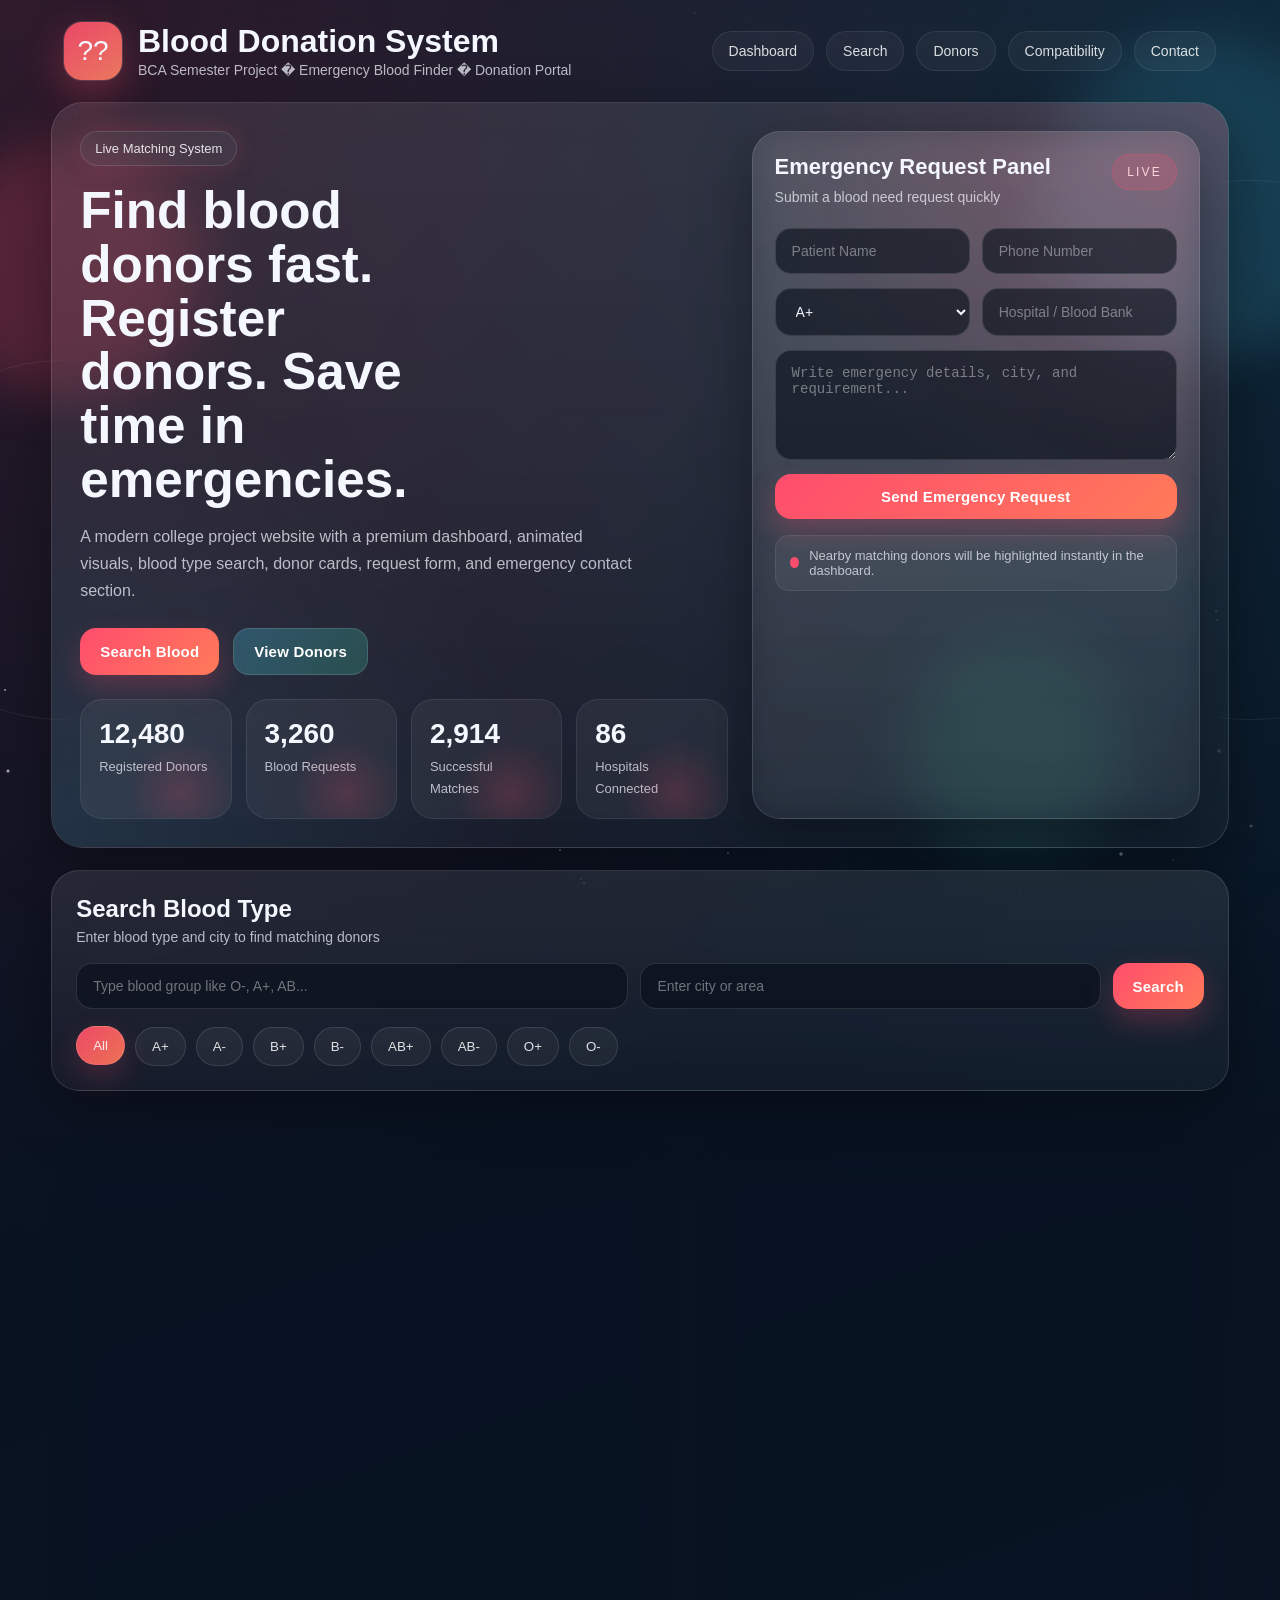
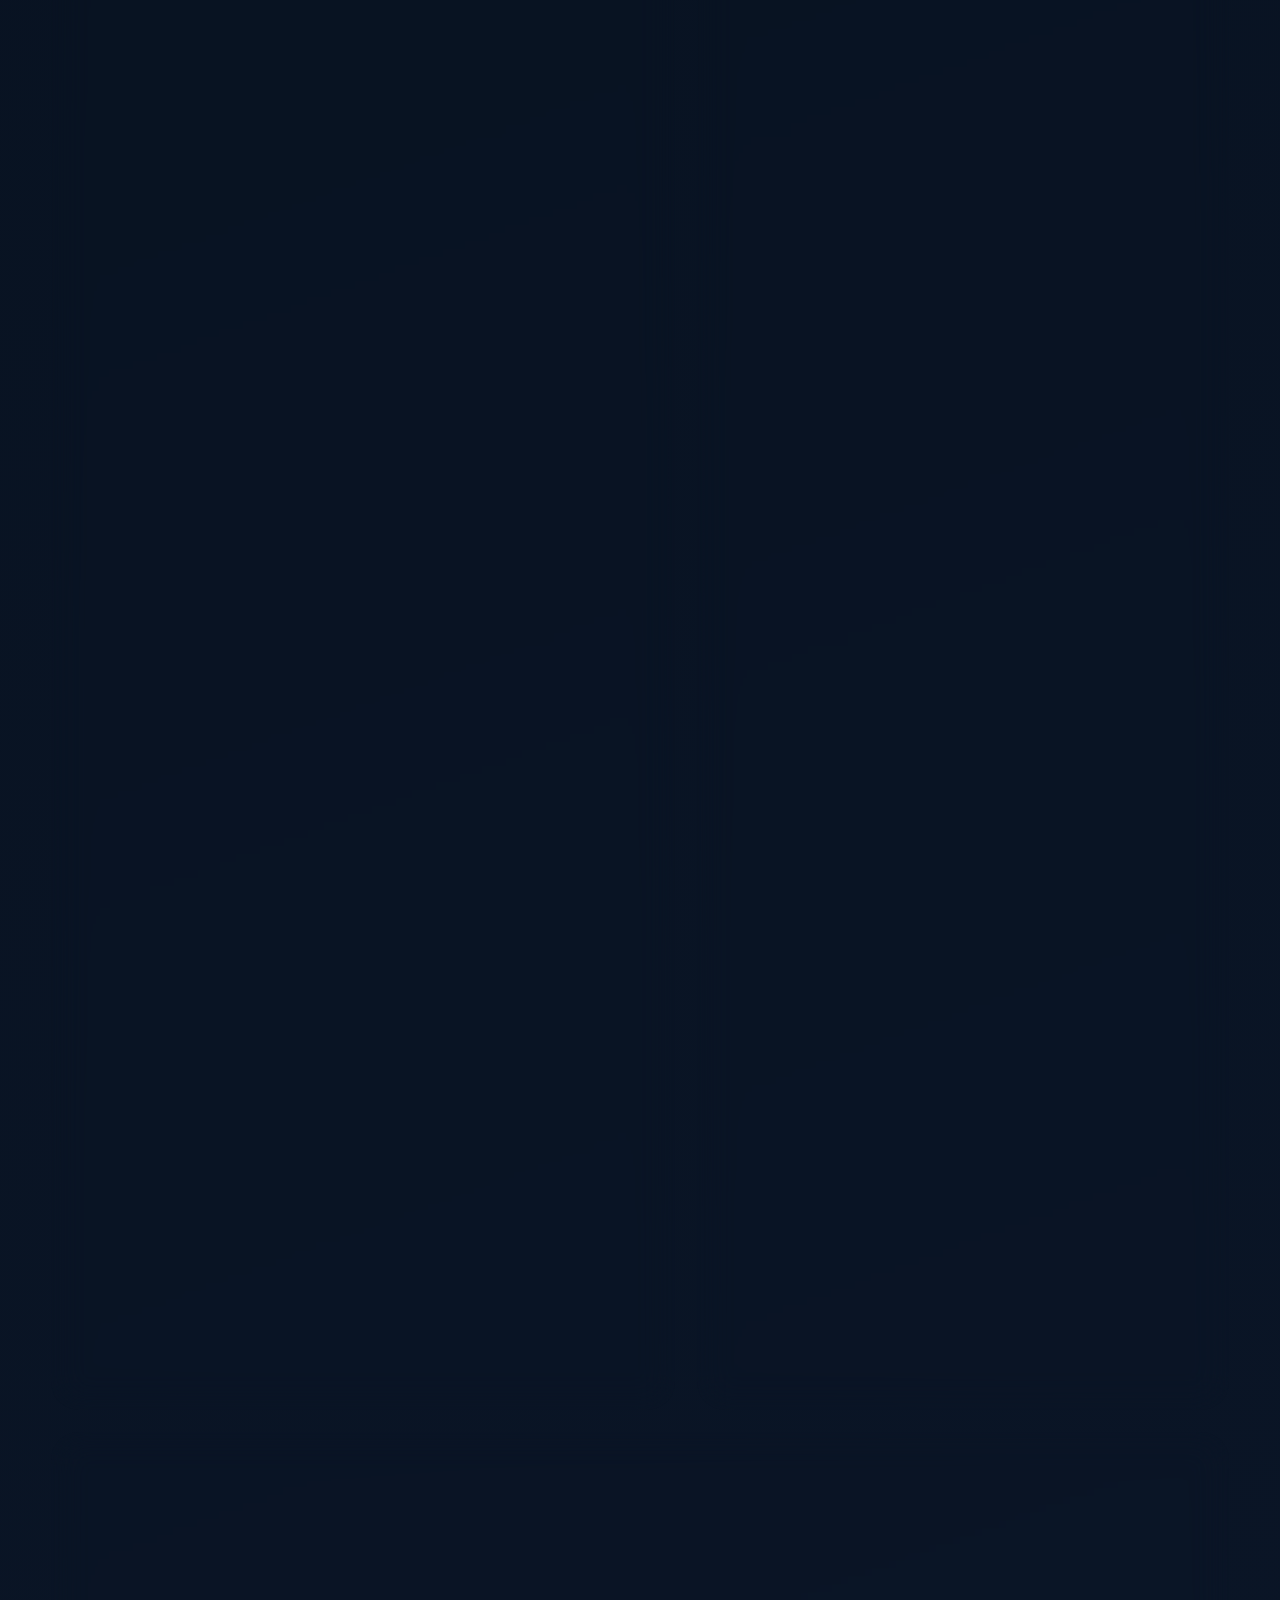
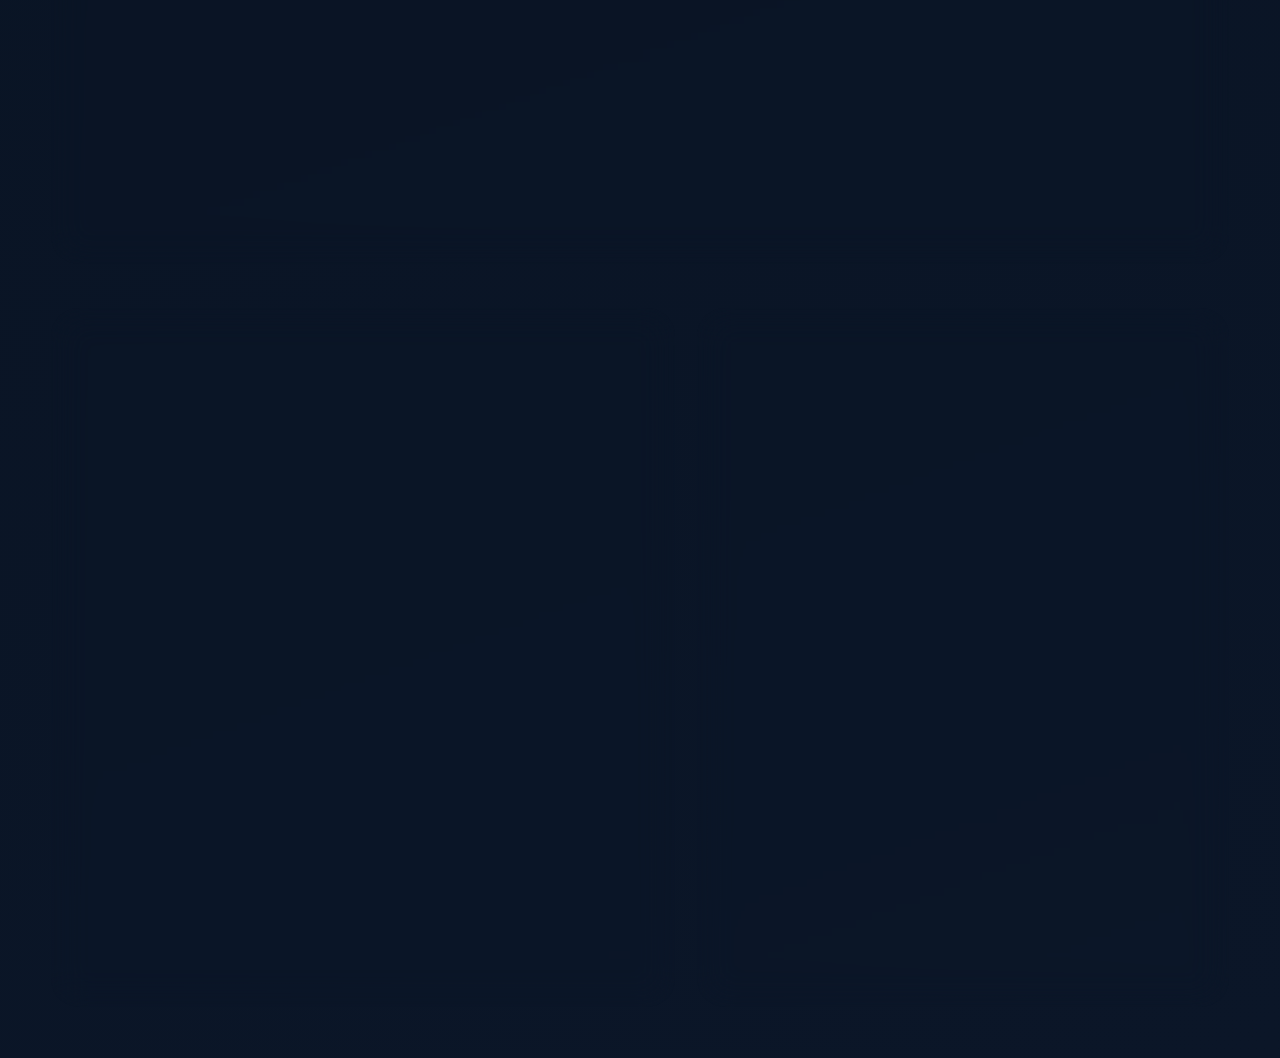
<file: index.html>
<!DOCTYPE html>
<html lang="en">
<head>
  <meta charset="UTF-8" />
  <meta name="viewport" content="width=device-width, initial-scale=1.0" />
  <title>Blood Donation System</title>
  <link rel="stylesheet" href="style.css" />
</head>
<body>
  <div class="bg-grid"></div>
  <div class="bg-orb orb-1"></div>
  <div class="bg-orb orb-2"></div>
  <div class="bg-orb orb-3"></div>

  <div class="stars" id="stars"></div>
  <div class="ripple ripple-1"></div>
  <div class="ripple ripple-2"></div>

  <header class="topbar">
    <div class="brand">
      <div class="brand-icon">??</div>
      <div>
        <h1>Blood Donation System</h1>
        <p>BCA Semester Project � Emergency Blood Finder � Donation Portal</p>
      </div>
    </div>

    <nav class="nav">
      <a href="#dashboard">Dashboard</a>
      <a href="#search">Search</a>
      <a href="#donors">Donors</a>
      <a href="#compatibility">Compatibility</a>
      <a href="#contact">Contact</a>
    </nav>
  </header>

  <main class="container">
    <section class="hero glass">
      <div class="hero-content">
        <span class="badge glow">Live Matching System</span>
        <h2>Find blood donors fast. Register donors. Save time in emergencies.</h2>
        <p>
          A modern college project website with a premium dashboard, animated visuals,
          blood type search, donor cards, request form, and emergency contact section.
        </p>

        <div class="hero-actions">
          <a href="#search" class="btn primary">Search Blood</a>
          <a href="#donors" class="btn secondary">View Donors</a>
        </div>

        <div class="hero-stats" id="dashboard">
          <div class="stat-card">
            <span>12,480</span>
            <p>Registered Donors</p>
          </div>
          <div class="stat-card">
            <span>3,260</span>
            <p>Blood Requests</p>
          </div>
          <div class="stat-card">
            <span>2,914</span>
            <p>Successful Matches</p>
          </div>
          <div class="stat-card">
            <span>86</span>
            <p>Hospitals Connected</p>
          </div>
        </div>
      </div>

      <div class="hero-panel glass">
        <div class="panel-top">
          <div>
            <h3>Emergency Request Panel</h3>
            <p>Submit a blood need request quickly</p>
          </div>
          <span class="live-dot">LIVE</span>
        </div>

        <form class="request-form" id="requestForm">
          <div class="field-row">
            <input type="text" id="patientName" placeholder="Patient Name" required />
            <input type="text" id="phone" placeholder="Phone Number" required />
          </div>

          <div class="field-row">
            <select id="bloodGroup">
              <option>A+</option>
              <option>A-</option>
              <option>B+</option>
              <option>B-</option>
              <option>AB+</option>
              <option>AB-</option>
              <option>O+</option>
              <option>O-</option>
            </select>
            <input type="text" id="hospital" placeholder="Hospital / Blood Bank" required />
          </div>

          <textarea id="details" rows="4" placeholder="Write emergency details, city, and requirement..."></textarea>

          <button type="submit" class="btn primary full">Send Emergency Request</button>
        </form>

        <div class="mini-alert">
          <span class="pulse"></span>
          Nearby matching donors will be highlighted instantly in the dashboard.
        </div>
      </div>
    </section>

    <section class="search-section glass" id="search">
      <div class="section-head">
        <h3>Search Blood Type</h3>
        <p>Enter blood type and city to find matching donors</p>
      </div>

      <div class="search-bar">
        <input type="text" id="searchInput" placeholder="Type blood group like O-, A+, AB..." />
        <input type="text" id="cityInput" placeholder="Enter city or area" />
        <button class="btn primary" id="searchBtn">Search</button>
      </div>

      <div class="blood-buttons" id="bloodButtons">
        <button class="blood-btn active" data-group="All">All</button>
        <button class="blood-btn" data-group="A+">A+</button>
        <button class="blood-btn" data-group="A-">A-</button>
        <button class="blood-btn" data-group="B+">B+</button>
        <button class="blood-btn" data-group="B-">B-</button>
        <button class="blood-btn" data-group="AB+">AB+</button>
        <button class="blood-btn" data-group="AB-">AB-</button>
        <button class="blood-btn" data-group="O+">O+</button>
        <button class="blood-btn" data-group="O-">O-</button>
      </div>
    </section>

    <section class="grid-2">
      <section class="glass donors-section" id="donors">
        <div class="section-head">
          <h3>Nearby Donors</h3>
          <p>Verified donor cards with availability status</p>
        </div>
        <div class="donor-list" id="donorList"></div>
      </section>

      <section class="glass info-section">
        <div class="section-head">
          <h3>How It Works</h3>
          <p>Simple emergency flow for fast coordination</p>
        </div>

        <div class="steps">
          <div class="step">
            <span>1</span>
            <div>
              <h4>Search Blood Type</h4>
              <p>Enter the required blood group and location.</p>
            </div>
          </div>
          <div class="step">
            <span>2</span>
            <div>
              <h4>Verify Donor</h4>
              <p>Check availability, city, and last donation date.</p>
            </div>
          </div>
          <div class="step">
            <span>3</span>
            <div>
              <h4>Connect</h4>
              <p>Call, message, or share the hospital details.</p>
            </div>
          </div>
          <div class="step">
            <span>4</span>
            <div>
              <h4>Donate Safely</h4>
              <p>Follow health guidance and complete donation.</p>
            </div>
          </div>
        </div>

        <div class="notice-box">
          <h4>Important Note</h4>
          <p>
            This project is designed for donation coordination and emergency support.
            It does not support blood selling.
          </p>
        </div>
      </section>
    </section>

    <section class="glass compatibility-section" id="compatibility">
      <div class="section-head">
        <h3>Blood Compatibility Guide</h3>
        <p>Useful for quick reference during emergencies</p>
      </div>

      <div class="compat-grid">
        <div class="compat-card">
          <h4>O-</h4>
          <p>Can donate to: All blood groups</p>
          <p>Can receive from: O- only</p>
        </div>
        <div class="compat-card">
          <h4>O+</h4>
          <p>Can donate to: O+, A+, B+, AB+</p>
          <p>Can receive from: O-, O+</p>
        </div>
        <div class="compat-card">
          <h4>A+</h4>
          <p>Can donate to: A+, AB+</p>
          <p>Can receive from: O-, O+, A-, A+</p>
        </div>
        <div class="compat-card">
          <h4>A-</h4>
          <p>Can donate to: A-, A+, AB-, AB+</p>
          <p>Can receive from: O-, A-</p>
        </div>
        <div class="compat-card">
          <h4>B+</h4>
          <p>Can donate to: B+, AB+</p>
          <p>Can receive from: O-, O+, B-, B+</p>
        </div>
        <div class="compat-card">
          <h4>B-</h4>
          <p>Can donate to: B-, B+, AB-, AB+</p>
          <p>Can receive from: O-, B-</p>
        </div>
        <div class="compat-card">
          <h4>AB+</h4>
          <p>Can donate to: AB+ only</p>
          <p>Can receive from: All blood groups</p>
        </div>
        <div class="compat-card">
          <h4>AB-</h4>
          <p>Can donate to: AB-, AB+</p>
          <p>Can receive from: O-, A-, B-, AB-</p>
        </div>
      </div>
    </section>

    <section class="grid-2">
      <section class="glass donor-form-section">
        <div class="section-head">
          <h3>Register as Donor</h3>
          <p>Add important details to appear in search results</p>
        </div>

        <form class="donor-form" id="donorForm">
          <div class="field-row">
            <input type="text" id="donorName" placeholder="Full Name" required />
            <input type="text" id="donorCity" placeholder="City" required />
          </div>

          <div class="field-row">
            <select id="donorBlood">
              <option>A+</option>
              <option>A-</option>
              <option>B+</option>
              <option>B-</option>
              <option>AB+</option>
              <option>AB-</option>
              <option>O+</option>
              <option>O-</option>
            </select>
            <input type="text" id="donorPhone" placeholder="Phone Number" required />
          </div>

          <div class="field-row">
            <input type="text" id="lastDonation" placeholder="Last Donation (e.g. 30 days ago)" />
            <select id="availableStatus">
              <option>Available</option>
              <option>Busy</option>
            </select>
          </div>

          <textarea id="donorNote" rows="4" placeholder="Add note: verified, hospital nearby, willing to travel..."></textarea>

          <button type="submit" class="btn secondary full">Add Donor Profile</button>
        </form>
      </section>

      <section class="glass contact-section" id="contact">
        <div class="section-head">
          <h3>Emergency Support</h3>
          <p>Useful contact details for presentation</p>
        </div>

        <div class="contact-card">
          <h4>24/7 Hotline</h4>
          <p>+91 98765 43210</p>
        </div>
        <div class="contact-card">
          <h4>Local Blood Bank</h4>
          <p>City General Hospital Blood Bank</p>
        </div>
        <div class="contact-card">
          <h4>Email Support</h4>
          <p>support@blooddonationdemo.in</p>
        </div>
        <div class="contact-card">
          <h4>Project Features</h4>
          <p>Search, request, donate, donor listing, compatibility, alerts</p>
        </div>

        <div class="faq">
          <h4>FAQ</h4>
          <details open>
            <summary>Can I buy blood here?</summary>
            <p>No. This is made for donation and emergency coordination only.</p>
          </details>
          <details>
            <summary>Does it store donor details?</summary>
            <p>This demo stores data only in the browser for presentation.</p>
          </details>
          <details>
            <summary>Is it suitable for BCA submission?</summary>
            <p>Yes. It has a modern UI and clear project sections.</p>
          </details>
        </div>
      </section>
    </section>
  </main>

  <div class="toast" id="toast">Action completed</div>

  <script src="script.js"></script>
</body>
</html>
</file>
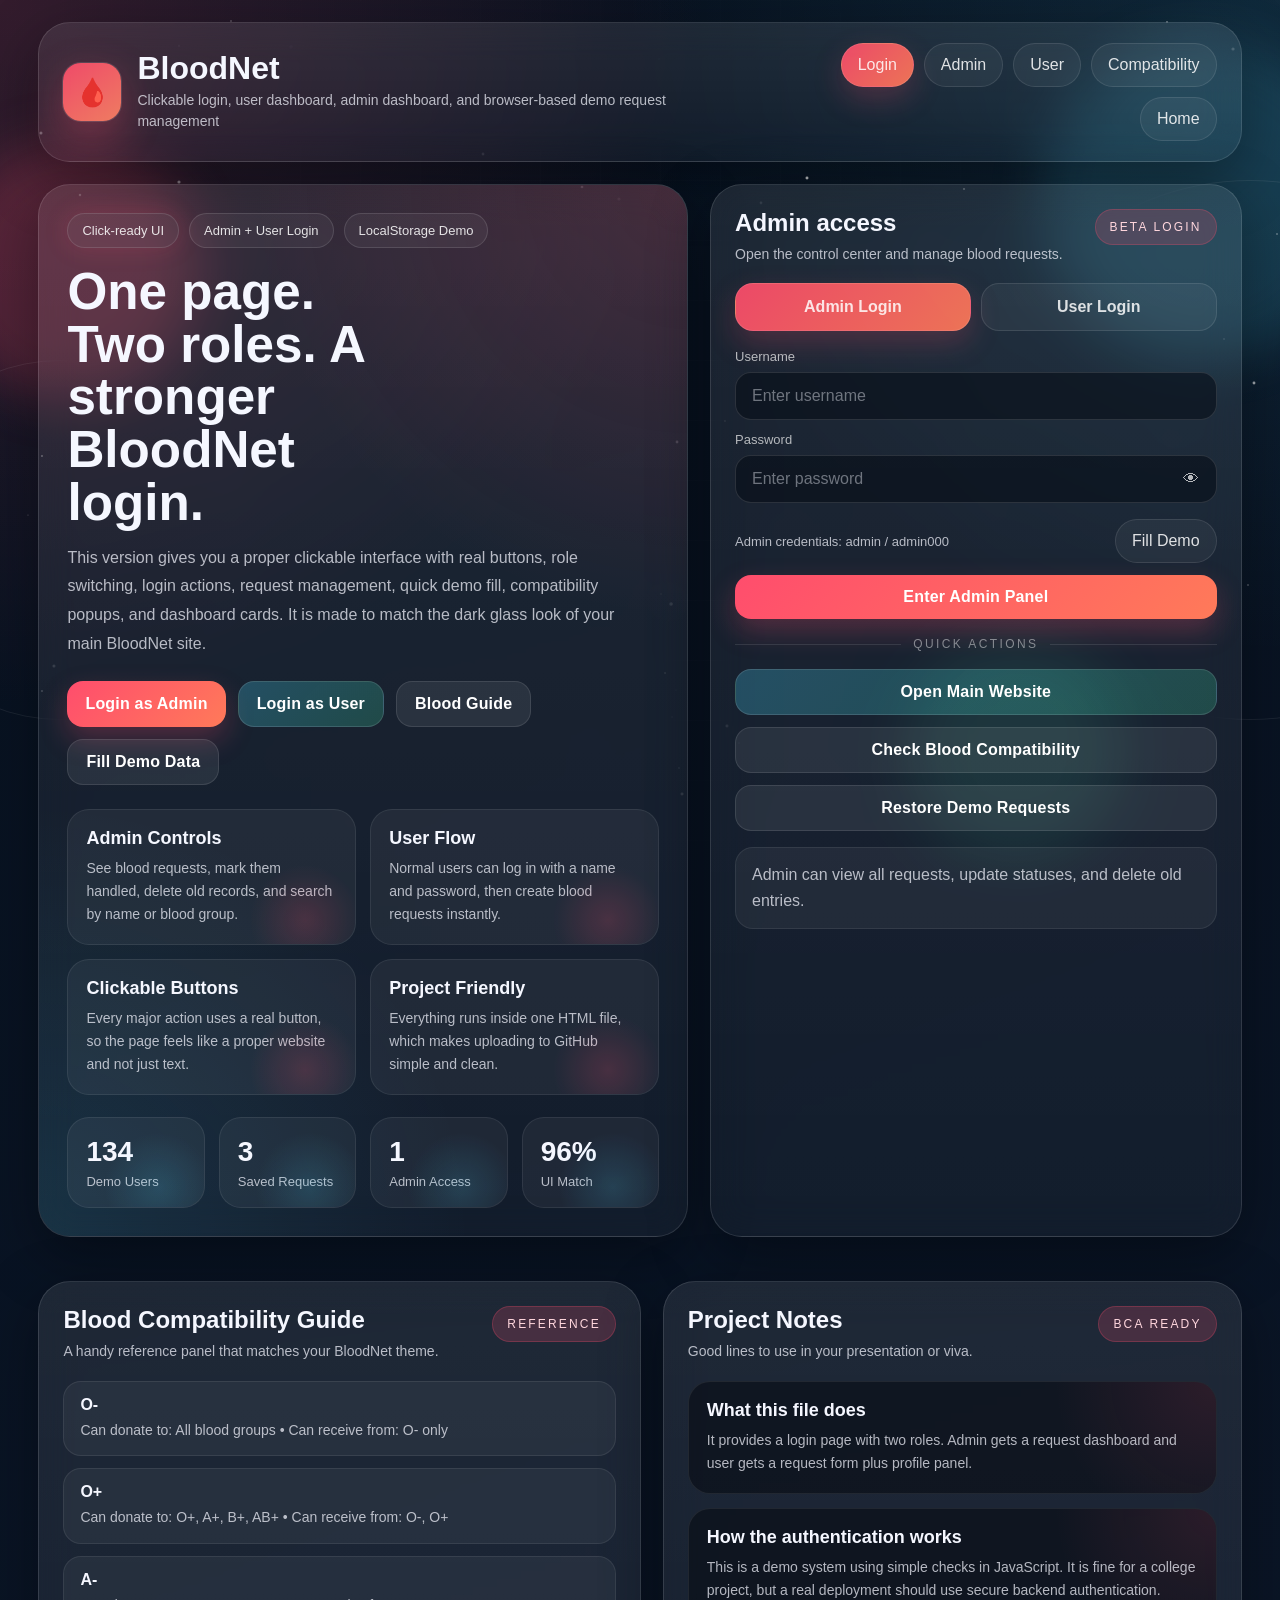
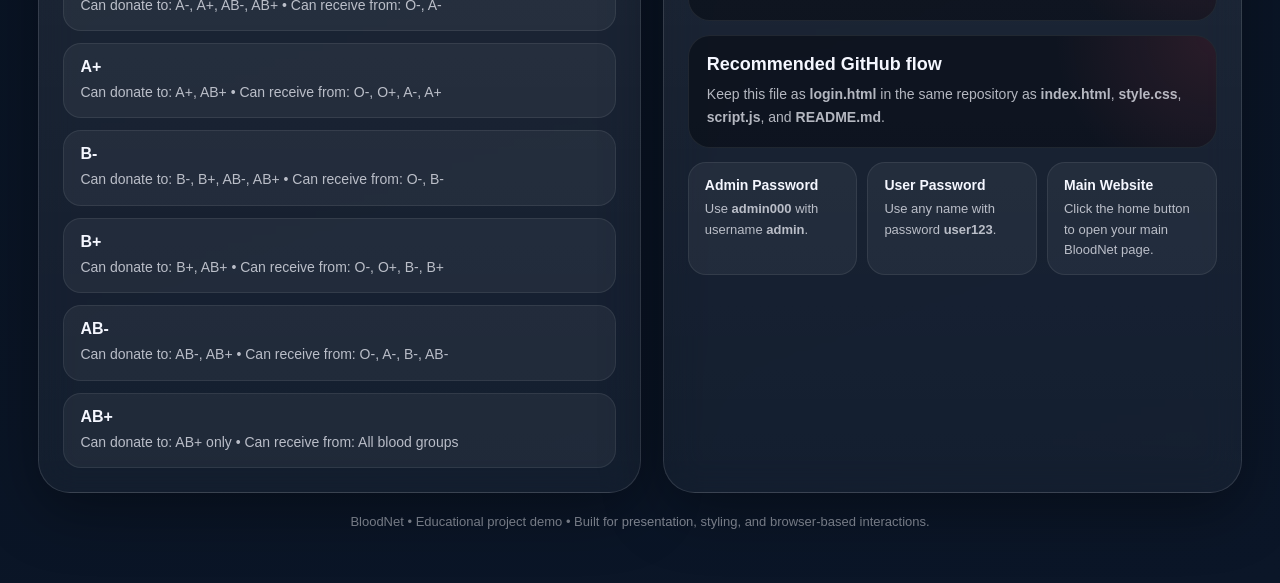
<file: login.html>
<!DOCTYPE html><html lang="en">
<head>
  <meta charset="UTF-8" />
  <meta name="viewport" content="width=device-width, initial-scale=1.0" />
  <title>BloodNet | Secure Login & Admin Panel</title>
  <style>
    :root {
      --bg: #07111f;
      --bg2: #0b1628;
      --glass: rgba(255,255,255,0.08);
      --glass2: rgba(255,255,255,0.045);
      --line: rgba(255,255,255,0.12);
      --text: #f5f7ff;
      --muted: rgba(245,247,255,0.72);
      --red: #ff4d6d;
      --red2: #ff7a59;
      --cyan: #4dd7ff;
      --green: #40e0a4;
      --yellow: #ffcc66;
      --shadow: 0 18px 60px rgba(0,0,0,0.35);
    }* { box-sizing: border-box; margin: 0; padding: 0; }
html { scroll-behavior: smooth; }
body {
  min-height: 100vh;
  font-family: Arial, Helvetica, sans-serif;
  color: var(--text);
  background:
    radial-gradient(circle at top left, rgba(255,77,109,0.18), transparent 28%),
    radial-gradient(circle at top right, rgba(77,215,255,0.12), transparent 26%),
    linear-gradient(160deg, var(--bg), var(--bg2));
  overflow-x: hidden;
}

a { color: inherit; text-decoration: none; }
button, input, select, textarea { font: inherit; }

.bg-grid {
  position: fixed;
  inset: 0;
  background-image:
    linear-gradient(rgba(255,255,255,0.04) 1px, transparent 1px),
    linear-gradient(90deg, rgba(255,255,255,0.04) 1px, transparent 1px);
  background-size: 60px 60px;
  mask-image: radial-gradient(circle at center, black 30%, transparent 100%);
  pointer-events: none;
  opacity: 0.35;
  z-index: 0;
}

.bg-orb {
  position: fixed;
  border-radius: 50%;
  filter: blur(25px);
  pointer-events: none;
  z-index: 0;
  animation: float 10s ease-in-out infinite;
}

.orb-1 { width: 260px; height: 260px; left: -60px; top: 140px; background: rgba(255,77,109,0.22); }
.orb-2 { width: 320px; height: 320px; right: -80px; top: 40px; background: rgba(77,215,255,0.14); animation-delay: -3s; }
.orb-3 { width: 220px; height: 220px; right: 12%; bottom: 40px; background: rgba(64,224,164,0.10); animation-delay: -6s; }

.ripple {
  position: fixed;
  border: 1px solid rgba(255,255,255,0.08);
  border-radius: 50%;
  pointer-events: none;
  z-index: 0;
  animation: pulseRing 7s linear infinite;
}

.ripple-1 { width: 360px; height: 360px; left: -120px; bottom: 20%; }
.ripple-2 { width: 540px; height: 540px; right: -240px; top: 20%; animation-delay: -3.5s; }

.stars {
  position: fixed;
  inset: 0;
  pointer-events: none;
  z-index: 0;
}

.star {
  position: absolute;
  width: 2px;
  height: 2px;
  border-radius: 50%;
  background: rgba(255,255,255,0.8);
  animation: twinkle 3s infinite ease-in-out;
}

.shell {
  position: relative;
  z-index: 1;
  width: min(1440px, 94vw);
  margin: 0 auto;
  padding: 22px 0 50px;
}

.topbar {
  display: flex;
  align-items: center;
  justify-content: space-between;
  gap: 20px;
  margin-bottom: 22px;
  padding: 20px 24px;
  border-radius: 32px;
  border: 1px solid var(--line);
  background: linear-gradient(180deg, rgba(255,255,255,0.09), rgba(255,255,255,0.04));
  box-shadow: var(--shadow);
  backdrop-filter: blur(18px);
}

.brand {
  display: flex;
  align-items: center;
  gap: 16px;
  min-width: 0;
}

.brand-icon {
  width: 58px;
  height: 58px;
  display: grid;
  place-items: center;
  border-radius: 18px;
  font-size: 28px;
  background: linear-gradient(145deg, rgba(255,77,109,0.92), rgba(255,131,101,0.92));
  box-shadow: 0 0 0 1px rgba(255,255,255,0.12), 0 14px 40px rgba(255,77,109,0.32);
  animation: glowPulse 3.2s ease-in-out infinite;
  flex: 0 0 auto;
}

.brand h1 {
  font-size: clamp(22px, 2.5vw, 34px);
  line-height: 1;
}

.brand p {
  margin-top: 6px;
  color: var(--muted);
  font-size: 14px;
  line-height: 1.5;
}

.nav-actions {
  display: flex;
  flex-wrap: wrap;
  gap: 10px;
  justify-content: flex-end;
}

.mini-btn {
  display: inline-flex;
  align-items: center;
  justify-content: center;
  gap: 8px;
  padding: 12px 16px;
  border-radius: 999px;
  border: 1px solid rgba(255,255,255,0.10);
  background: rgba(255,255,255,0.05);
  color: rgba(255,255,255,0.86);
  cursor: pointer;
  transition: 0.25s ease;
  user-select: none;
}

.mini-btn:hover { transform: translateY(-2px); background: rgba(255,255,255,0.11); }
.mini-btn.active { background: linear-gradient(135deg, rgba(255,77,109,0.92), rgba(255,122,89,0.92)); box-shadow: 0 12px 30px rgba(255,77,109,0.22); }

.hero {
  display: grid;
  grid-template-columns: 1.1fr 0.9fr;
  gap: 22px;
  align-items: stretch;
}

.glass {
  border-radius: 32px;
  border: 1px solid var(--line);
  background: linear-gradient(180deg, rgba(255,255,255,0.09), rgba(255,255,255,0.04));
  box-shadow: var(--shadow);
  backdrop-filter: blur(18px);
  overflow: hidden;
}

.panel {
  position: relative;
  padding: 28px;
}

.panel::before {
  content: "";
  position: absolute;
  inset: -2px;
  background:
    radial-gradient(circle at top right, rgba(255,77,109,0.18), transparent 35%),
    radial-gradient(circle at bottom left, rgba(77,215,255,0.12), transparent 35%);
  pointer-events: none;
}

.panel > * { position: relative; z-index: 1; }

.badge-row { display: flex; flex-wrap: wrap; gap: 10px; margin-bottom: 18px; }
.badge {
  display: inline-flex;
  align-items: center;
  gap: 8px;
  padding: 9px 14px;
  border-radius: 999px;
  border: 1px solid rgba(255,255,255,0.12);
  font-size: 13px;
  color: rgba(255,255,255,0.86);
  background: rgba(255,255,255,0.05);
}

.glow { box-shadow: 0 0 24px rgba(255,77,109,0.18); }

.headline {
  font-size: clamp(30px, 4vw, 58px);
  line-height: 1.03;
  max-width: 12ch;
  margin-bottom: 14px;
}

.subtext {
  max-width: 62ch;
  color: var(--muted);
  font-size: 16px;
  line-height: 1.8;
  margin-bottom: 22px;
}

.hero-actions {
  display: flex;
  flex-wrap: wrap;
  gap: 12px;
  margin-top: 10px;
}

.action-btn {
  display: inline-flex;
  align-items: center;
  justify-content: center;
  gap: 8px;
  padding: 13px 18px;
  border: none;
  border-radius: 16px;
  cursor: pointer;
  font-weight: 800;
  letter-spacing: 0.2px;
  transition: 0.25s ease;
  color: white;
}

.action-btn:hover { transform: translateY(-2px); }
.action-btn.primary { background: linear-gradient(135deg, var(--red), #ff7a59); box-shadow: 0 12px 28px rgba(255,77,109,0.25); }
.action-btn.secondary { background: linear-gradient(135deg, rgba(77,215,255,0.25), rgba(64,224,164,0.22)); border: 1px solid rgba(255,255,255,0.12); }
.action-btn.ghost { background: rgba(255,255,255,0.08); border: 1px solid rgba(255,255,255,0.10); }
.action-btn.full { width: 100%; }

.feature-grid {
  display: grid;
  grid-template-columns: repeat(2, 1fr);
  gap: 14px;
  margin-top: 24px;
}

.feature-card {
  border-radius: 22px;
  border: 1px solid rgba(255,255,255,0.08);
  background: rgba(255,255,255,0.05);
  padding: 18px;
  position: relative;
  overflow: hidden;
  min-height: 120px;
}

.feature-card::after {
  content: "";
  position: absolute;
  inset: auto -10px -36px auto;
  width: 120px;
  height: 120px;
  border-radius: 50%;
  background: radial-gradient(circle, rgba(255,77,109,0.18), transparent 65%);
}

.feature-card h3 { font-size: 18px; margin-bottom: 8px; }
.feature-card p { color: var(--muted); line-height: 1.65; font-size: 14px; }

.stats-grid {
  display: grid;
  grid-template-columns: repeat(4, 1fr);
  gap: 14px;
  margin-top: 22px;
}

.stat-card {
  padding: 18px;
  border-radius: 22px;
  background: rgba(255,255,255,0.05);
  border: 1px solid rgba(255,255,255,0.08);
  position: relative;
  overflow: hidden;
}

.stat-card span {
  display: block;
  font-size: 28px;
  font-weight: 800;
}

.stat-card p { margin-top: 6px; color: var(--muted); font-size: 13px; }

.stat-card::after {
  content: "";
  position: absolute;
  inset: auto -10px -35px auto;
  width: 110px;
  height: 110px;
  border-radius: 50%;
  background: radial-gradient(circle, rgba(77,215,255,0.14), transparent 70%);
}

.login-card {
  padding: 24px;
}

.login-head {
  display: flex;
  align-items: flex-start;
  justify-content: space-between;
  gap: 12px;
  margin-bottom: 18px;
}

.login-head h2 { font-size: 24px; }
.login-head p { margin-top: 6px; color: var(--muted); font-size: 14px; line-height: 1.6; }

.live-pill {
  padding: 10px 14px;
  border-radius: 999px;
  background: rgba(255,77,109,0.18);
  border: 1px solid rgba(255,77,109,0.25);
  font-size: 12px;
  letter-spacing: 0.18em;
  color: #ffd7de;
  white-space: nowrap;
}

.tabs {
  display: grid;
  grid-template-columns: repeat(2, 1fr);
  gap: 10px;
  margin-bottom: 18px;
}

.tab-btn {
  padding: 14px 16px;
  border-radius: 18px;
  border: 1px solid rgba(255,255,255,0.10);
  background: rgba(255,255,255,0.05);
  color: rgba(255,255,255,0.84);
  cursor: pointer;
  transition: 0.25s ease;
  font-weight: 700;
}

.tab-btn:hover { background: rgba(255,255,255,0.10); }
.tab-btn.active { background: linear-gradient(135deg, rgba(255,77,109,0.92), rgba(255,122,89,0.92)); box-shadow: 0 12px 30px rgba(255,77,109,0.22); }

.form-stack { display: grid; gap: 12px; }
.field-row {
  display: grid;
  grid-template-columns: 1fr 1fr;
  gap: 12px;
}

.field label {
  display: block;
  margin-bottom: 8px;
  font-size: 13px;
  color: rgba(255,255,255,0.68);
}

input, select, textarea {
  width: 100%;
  padding: 14px 16px;
  border-radius: 16px;
  border: 1px solid rgba(255,255,255,0.12);
  background: rgba(8,14,24,0.6);
  color: var(--text);
  outline: none;
  transition: 0.25s ease;
}

input::placeholder, textarea::placeholder { color: rgba(245,247,255,0.42); }
input:focus, select:focus, textarea:focus {
  border-color: rgba(255,77,109,0.55);
  box-shadow: 0 0 0 4px rgba(255,77,109,0.08);
}

textarea {
  resize: vertical;
  min-height: 110px;
}

.password-wrap { position: relative; }
.toggle-pass {
  position: absolute;
  right: 10px;
  top: 50%;
  transform: translateY(-50%);
  border: none;
  background: transparent;
  color: rgba(255,255,255,0.7);
  cursor: pointer;
  padding: 8px;
  border-radius: 10px;
}

.help-row {
  display: flex;
  flex-wrap: wrap;
  gap: 10px;
  justify-content: space-between;
  align-items: center;
  margin-top: 4px;
}

.hint {
  font-size: 13px;
  color: var(--muted);
  line-height: 1.5;
}

.divider {
  display: flex;
  align-items: center;
  gap: 12px;
  margin: 18px 0;
  color: rgba(255,255,255,0.45);
  font-size: 12px;
  text-transform: uppercase;
  letter-spacing: 0.2em;
}

.divider::before,
.divider::after {
  content: "";
  height: 1px;
  flex: 1;
  background: rgba(255,255,255,0.10);
}

.status-box {
  margin-top: 16px;
  padding: 14px 16px;
  border-radius: 18px;
  background: rgba(255,255,255,0.05);
  border: 1px solid rgba(255,255,255,0.08);
  color: var(--muted);
  line-height: 1.6;
  min-height: 58px;
}

.dashboard-wrap {
  margin-top: 22px;
  display: grid;
  grid-template-columns: 1.02fr 0.98fr;
  gap: 22px;
}

.section {
  padding: 24px;
  border-radius: 32px;
  border: 1px solid var(--line);
  background: linear-gradient(180deg, rgba(255,255,255,0.09), rgba(255,255,255,0.04));
  box-shadow: var(--shadow);
  backdrop-filter: blur(18px);
}

.section-head {
  display: flex;
  align-items: flex-start;
  justify-content: space-between;
  gap: 16px;
  margin-bottom: 18px;
}

.section-head h3 { font-size: 24px; }
.section-head p { margin-top: 6px; color: var(--muted); font-size: 14px; line-height: 1.6; }

.pill-row { display: flex; flex-wrap: wrap; gap: 10px; margin-bottom: 16px; }
.pill {
  display: inline-flex;
  align-items: center;
  gap: 8px;
  padding: 9px 14px;
  border-radius: 999px;
  background: rgba(255,255,255,0.05);
  border: 1px solid rgba(255,255,255,0.08);
  color: rgba(255,255,255,0.82);
  font-size: 13px;
}

.panel-box {
  border-radius: 22px;
  border: 1px solid rgba(255,255,255,0.08);
  background: rgba(6,10,18,0.55);
  padding: 18px;
  margin-bottom: 14px;
  position: relative;
  overflow: hidden;
}

.panel-box::before {
  content: "";
  position: absolute;
  inset: 0;
  background: radial-gradient(circle at top right, rgba(255,77,109,0.12), transparent 30%);
  pointer-events: none;
}

.panel-box > * { position: relative; z-index: 1; }

.panel-box h4 { font-size: 18px; margin-bottom: 8px; }
.panel-box p { color: var(--muted); line-height: 1.65; font-size: 14px; }

.tool-grid {
  display: grid;
  grid-template-columns: repeat(2, 1fr);
  gap: 12px;
  margin-top: 14px;
}

.tool {
  padding: 16px;
  border-radius: 20px;
  border: 1px solid rgba(255,255,255,0.08);
  background: rgba(255,255,255,0.05);
  display: flex;
  gap: 12px;
  align-items: flex-start;
  min-height: 104px;
}

.tool .ico {
  width: 42px;
  height: 42px;
  border-radius: 14px;
  display: grid;
  place-items: center;
  background: linear-gradient(135deg, rgba(255,77,109,0.92), rgba(255,122,89,0.92));
  flex: 0 0 auto;
  font-size: 18px;
  box-shadow: 0 10px 20px rgba(255,77,109,0.18);
}

.tool h5 { font-size: 15px; margin-bottom: 6px; }
.tool p { color: var(--muted); line-height: 1.55; font-size: 13px; }

.table-wrap { overflow: auto; border-radius: 20px; border: 1px solid rgba(255,255,255,0.08); }
table { width: 100%; border-collapse: collapse; min-width: 860px; background: rgba(6,10,18,0.55); }
thead th {
  text-align: left;
  padding: 14px 16px;
  font-size: 13px;
  color: rgba(255,255,255,0.76);
  background: rgba(255,255,255,0.04);
  border-bottom: 1px solid rgba(255,255,255,0.08);
}
tbody td {
  padding: 14px 16px;
  font-size: 14px;
  color: rgba(255,255,255,0.82);
  border-bottom: 1px solid rgba(255,255,255,0.06);
  vertical-align: top;
}
tbody tr:hover { background: rgba(255,255,255,0.04); }

.row-actions { display: flex; flex-wrap: wrap; gap: 8px; }
.small-action {
  padding: 8px 12px;
  border-radius: 999px;
  border: none;
  cursor: pointer;
  color: white;
  font-size: 12px;
  font-weight: 700;
}
.small-action.ok { background: linear-gradient(135deg, #40e0a4, #2ed6c8); }
.small-action.warn { background: linear-gradient(135deg, #ffcc66, #ff9f43); color: #1a1200; }
.small-action.danger { background: linear-gradient(135deg, #ff4d6d, #ff7a59); }

.hidden { display: none !important; }
.login-pair { margin-top: 16px; }
.login-pair h4 { margin-bottom: 10px; font-size: 18px; }
.login-pair ul {
  padding-left: 18px;
  color: var(--muted);
  line-height: 1.8;
  font-size: 14px;
}

.footer-note {
  margin-top: 18px;
  color: rgba(245,247,255,0.52);
  text-align: center;
  font-size: 13px;
  line-height: 1.7;
}

.toast {
  position: fixed;
  right: 20px;
  bottom: 20px;
  z-index: 50;
  padding: 14px 18px;
  border-radius: 16px;
  background: rgba(5,10,18,0.94);
  border: 1px solid rgba(255,255,255,0.12);
  box-shadow: var(--shadow);
  transform: translateY(120px);
  opacity: 0;
  transition: 0.35s ease;
  color: white;
  max-width: min(92vw, 360px);
}

.toast.show { opacity: 1; transform: translateY(0); }

.modal-backdrop {
  position: fixed;
  inset: 0;
  background: rgba(0,0,0,0.62);
  display: none;
  align-items: center;
  justify-content: center;
  padding: 18px;
  z-index: 60;
}

.modal-backdrop.show { display: flex; }

.modal {
  width: min(620px, 100%);
  border-radius: 30px;
  border: 1px solid rgba(255,255,255,0.12);
  background: linear-gradient(180deg, rgba(255,255,255,0.10), rgba(255,255,255,0.05));
  backdrop-filter: blur(18px);
  box-shadow: var(--shadow);
  padding: 22px;
}

.modal-head { display: flex; align-items: flex-start; justify-content: space-between; gap: 12px; margin-bottom: 14px; }
.modal-head h3 { font-size: 22px; }
.modal-head p { margin-top: 6px; color: var(--muted); line-height: 1.6; font-size: 14px; }
.close-x {
  border: none;
  background: rgba(255,255,255,0.08);
  color: white;
  width: 40px;
  height: 40px;
  border-radius: 14px;
  cursor: pointer;
}

.compat-list {
  margin-top: 16px;
  display: grid;
  gap: 12px;
}

.compat-item {
  border-radius: 18px;
  background: rgba(255,255,255,0.05);
  border: 1px solid rgba(255,255,255,0.08);
  padding: 14px 16px;
}

.compat-item strong { display: block; margin-bottom: 5px; }
.compat-item span { color: var(--muted); font-size: 14px; line-height: 1.6; }

.user-welcome {
  display: flex;
  gap: 14px;
  align-items: center;
  margin-bottom: 18px;
  padding: 16px;
  border-radius: 22px;
  border: 1px solid rgba(255,255,255,0.08);
  background: rgba(255,255,255,0.05);
}

.avatar {
  width: 56px;
  height: 56px;
  border-radius: 18px;
  display: grid;
  place-items: center;
  background: linear-gradient(135deg, rgba(77,215,255,0.35), rgba(64,224,164,0.22));
  border: 1px solid rgba(255,255,255,0.10);
  font-size: 22px;
  flex: 0 0 auto;
}

.avatar.admin {
  background: linear-gradient(135deg, rgba(255,77,109,0.45), rgba(255,122,89,0.24));
}

.user-welcome h4 { font-size: 18px; margin-bottom: 4px; }
.user-welcome p { color: var(--muted); font-size: 14px; line-height: 1.6; }

.table-top {
  display: flex;
  align-items: center;
  justify-content: space-between;
  gap: 12px;
  flex-wrap: wrap;
  margin-bottom: 12px;
}

.search-mini {
  display: flex;
  gap: 10px;
  flex-wrap: wrap;
}

.search-mini input { min-width: 220px; }

.note-box {
  margin-top: 14px;
  padding: 14px 16px;
  border-radius: 18px;
  background: rgba(255,255,255,0.05);
  border: 1px solid rgba(255,255,255,0.08);
  color: var(--muted);
  line-height: 1.6;
  font-size: 14px;
}

.switch-area {
  margin-top: 12px;
  display: grid;
  grid-template-columns: repeat(3, 1fr);
  gap: 10px;
}

.switch-card {
  padding: 14px 16px;
  border-radius: 18px;
  border: 1px solid rgba(255,255,255,0.08);
  background: rgba(255,255,255,0.05);
}

.switch-card h5 { font-size: 14px; margin-bottom: 6px; }
.switch-card p { font-size: 13px; color: var(--muted); line-height: 1.55; }

@keyframes pulse {
  0% { box-shadow: 0 0 0 0 rgba(255,77,109,0.6); }
  70% { box-shadow: 0 0 0 12px rgba(255,77,109,0); }
  100% { box-shadow: 0 0 0 0 rgba(255,77,109,0); }
}
@keyframes glowPulse {
  0%,100% { box-shadow: 0 0 0 1px rgba(255,255,255,0.12), 0 14px 40px rgba(255,77,109,0.28); }
  50% { box-shadow: 0 0 0 1px rgba(255,255,255,0.18), 0 18px 60px rgba(255,77,109,0.42); }
}
@keyframes float {
  0%,100% { transform: translateY(0) translateX(0); }
  50% { transform: translateY(-18px) translateX(10px); }
}
@keyframes pulseRing {
  0% { transform: scale(0.95); opacity: 0.4; }
  50% { opacity: 0.14; }
  100% { transform: scale(1.08); opacity: 0.4; }
}
@keyframes twinkle {
  0%,100% { opacity: 0.25; transform: scale(1); }
  50% { opacity: 1; transform: scale(1.8); }
}

@media (max-width: 1160px) {
  .hero, .dashboard-wrap { grid-template-columns: 1fr; }
  .stats-grid { grid-template-columns: repeat(2, 1fr); }
  .switch-area { grid-template-columns: 1fr; }
}

@media (max-width: 760px) {
  .shell { width: min(100%, 94vw); padding-top: 14px; }
  .topbar { padding: 18px; flex-direction: column; align-items: flex-start; }
  .nav-actions { justify-content: flex-start; }
  .panel, .login-card, .section { padding: 18px; border-radius: 24px; }
  .feature-grid, .tool-grid, .field-row, .stats-grid { grid-template-columns: 1fr; }
  .headline { max-width: none; }
  .login-head { flex-direction: column; }
  .tabs { grid-template-columns: 1fr; }
  .search-mini input { min-width: 100%; }
}

  </style>
</head>
<body>
  <div class="bg-grid"></div>
  <div class="bg-orb orb-1"></div>
  <div class="bg-orb orb-2"></div>
  <div class="bg-orb orb-3"></div>
  <div class="stars" id="stars"></div>
  <div class="ripple ripple-1"></div>
  <div class="ripple ripple-2"></div>  <div class="shell">
    <header class="topbar">
      <div class="brand">
        <div class="brand-icon">🩸</div>
        <div>
          <h1>BloodNet</h1>
          <p>Clickable login, user dashboard, admin dashboard, and browser-based demo request management</p>
        </div>
      </div>
      <div class="nav-actions">
        <button class="mini-btn active" id="navLogin">Login</button>
        <button class="mini-btn" id="navAdmin">Admin</button>
        <button class="mini-btn" id="navUser">User</button>
        <button class="mini-btn" id="navCompat">Compatibility</button>
        <a class="mini-btn" href="index.html">Home</a>
</div>
    </header>

    <section class="hero">
      <div class="glass panel">
        <div class="badge-row">
          <span class="badge glow">Click-ready UI</span>
          <span class="badge">Admin + User Login</span>
          <span class="badge">LocalStorage Demo</span>
        </div>

        <h2 class="headline">One page. Two roles. A stronger BloodNet login.</h2>
        <p class="subtext">
          This version gives you a proper clickable interface with real buttons, role switching,
          login actions, request management, quick demo fill, compatibility popups, and dashboard cards.
          It is made to match the dark glass look of your main BloodNet site.
        </p>

        <div class="hero-actions">
          <button class="action-btn primary" id="quickAdmin">Login as Admin</button>
          <button class="action-btn secondary" id="quickUser">Login as User</button>
          <button class="action-btn ghost" id="openCompat">Blood Guide</button>
          <button class="action-btn ghost" id="fillDemoBtn">Fill Demo Data</button>
        </div>

        <div class="feature-grid">
          <div class="feature-card">
            <h3>Admin Controls</h3>
            <p>See blood requests, mark them handled, delete old records, and search by name or blood group.</p>
          </div>
          <div class="feature-card">
            <h3>User Flow</h3>
            <p>Normal users can log in with a name and password, then create blood requests instantly.</p>
          </div>
          <div class="feature-card">
            <h3>Clickable Buttons</h3>
            <p>Every major action uses a real button, so the page feels like a proper website and not just text.</p>
          </div>
          <div class="feature-card">
            <h3>Project Friendly</h3>
            <p>Everything runs inside one HTML file, which makes uploading to GitHub simple and clean.</p>
          </div>
        </div>

        <div class="stats-grid">
          <div class="stat-card"><span id="statUsers">128</span><p>Demo Users</p></div>
          <div class="stat-card"><span id="statReqs">24</span><p>Saved Requests</p></div>
          <div class="stat-card"><span id="statAdmins">1</span><p>Admin Access</p></div>
          <div class="stat-card"><span id="statMatches">96%</span><p>UI Match</p></div>
        </div>
      </div>

      <div class="glass login-card">
        <div class="login-head">
          <div>
            <h2 id="formTitle">Welcome back</h2>
            <p id="formSubtitle">Switch role and enter the dashboard with one click.</p>
          </div>
          <span class="live-pill">BETA LOGIN</span>
        </div>

        <div class="tabs">
          <button class="tab-btn active" data-mode="admin" type="button">Admin Login</button>
          <button class="tab-btn" data-mode="user" type="button">User Login</button>
        </div>

        <form id="loginForm" class="form-stack">
          <div class="field">
            <label for="username">Username</label>
            <input id="username" type="text" placeholder="Enter username" autocomplete="username" required />
          </div>

          <div class="field">
            <label for="password">Password</label>
            <div class="password-wrap">
              <input id="password" type="password" placeholder="Enter password" autocomplete="current-password" required />
              <button class="toggle-pass" type="button" id="togglePass">👁</button>
            </div>
          </div>

          <div class="help-row">
            <span class="hint" id="credentialsHint">Admin credentials: admin / admin000</span>
            <button class="mini-btn" type="button" id="fillDemo">Fill Demo</button>
          </div>

          <button class="action-btn primary" type="submit" id="loginBtn">Enter Admin Panel</button>
        </form>

        <div class="divider">quick actions</div>

        <div class="form-stack">
          <button class="action-btn secondary" type="button" id="goHome">Open Main Website</button>
          <button class="action-btn ghost" type="button" id="showCompat">Check Blood Compatibility</button>
          <button class="action-btn ghost" type="button" id="seedData">Restore Demo Requests</button>
        </div>

        <div class="status-box" id="statusBox">
          Tip: use the role tabs or buttons above. Admin gets the request dashboard. User gets a request form.
        </div>
      </div>
    </section>

    <section class="dashboard-wrap">
      <section class="section hidden" id="adminPanel">
        <div class="section-head">
          <div>
            <h3>Admin Control Center</h3>
            <p>Manage incoming blood requests, update status, and keep the demo clean.</p>
          </div>
          <span class="live-pill">ADMIN MODE</span>
        </div>

        <div class="pill-row">
          <span class="pill">📋 Request Queue</span>
          <span class="pill">⚡ Fast Actions</span>
          <span class="pill">🗃️ Browser Storage</span>
          <span class="pill">🔐 Demo Authentication</span>
        </div>

        <div class="tool-grid">
          <div class="tool">
            <div class="ico">📥</div>
            <div>
              <h5>Incoming Requests</h5>
              <p>See every submitted blood need request and take action immediately.</p>
            </div>
          </div>
          <div class="tool">
            <div class="ico">✅</div>
            <div>
              <h5>Mark Handled</h5>
              <p>Update a request when help has been arranged or a donor is connected.</p>
            </div>
          </div>
          <div class="tool">
            <div class="ico">🧹</div>
            <div>
              <h5>Remove Old Data</h5>
              <p>Delete outdated records to keep the dashboard neat for presentation.</p>
            </div>
          </div>
          <div class="tool">
            <div class="ico">📊</div>
            <div>
              <h5>Simple Overview</h5>
              <p>Check totals, handled requests, and pending entries in one place.</p>
            </div>
          </div>
        </div>

        <div class="login-pair">
          <h4>Admin Credentials</h4>
          <ul>
            <li>Username: <strong>admin</strong></li>
            <li>Password: <strong>admin000</strong></li>
          </ul>
        </div>

        <div class="table-top" style="margin-top:18px;">
          <div>
            <h4 style="font-size:18px;">Blood Requests</h4>
            <p style="margin-top:5px; color:var(--muted); font-size:14px;">Search requests and manage them using buttons.</p>
          </div>
          <div class="search-mini">
            <input type="text" id="adminSearch" placeholder="Search name, blood group, city..." />
            <button class="mini-btn" id="refreshAdmin" type="button">Refresh</button>
          </div>
        </div>

        <div class="table-wrap">
          <table>
            <thead>
              <tr>
                <th>#</th>
                <th>Patient / User</th>
                <th>Blood Group</th>
                <th>Hospital / City</th>
                <th>Phone</th>
                <th>Details</th>
                <th>Status</th>
                <th>Actions</th>
              </tr>
            </thead>
            <tbody id="adminTableBody"></tbody>
          </table>
        </div>

        <div class="note-box">
          This is a front-end demo panel. For a real college full-stack version, you would connect it to a database like Firebase, MySQL, or MongoDB.
        </div>
      </section>

      <section class="section hidden" id="userPanel">
        <div class="section-head">
          <div>
            <h3>User Dashboard</h3>
            <p>Normal users can request blood and see their own saved entries.</p>
          </div>
          <span class="live-pill">USER MODE</span>
        </div>

        <div class="pill-row">
          <span class="pill">🧑 Profile</span>
          <span class="pill">🩸 Request Blood</span>
          <span class="pill">📍 Location</span>
          <span class="pill">📨 Saved Status</span>
        </div>

        <div class="user-welcome">
          <div class="avatar" id="userAvatar">U</div>
          <div>
            <h4 id="userWelcomeTitle">Welcome, User</h4>
            <p id="userWelcomeText">Your profile and request history will appear here after login.</p>
          </div>
        </div>

        <div class="tool-grid">
          <div class="tool">
            <div class="ico">👤</div>
            <div>
              <h5>Profile View</h5>
              <p>See the username used for login and a short project-style summary.</p>
            </div>
          </div>
          <div class="tool">
            <div class="ico">🩸</div>
            <div>
              <h5>Request Form</h5>
              <p>Create a sample blood request directly from the user panel.</p>
            </div>
          </div>
          <div class="tool">
            <div class="ico">📌</div>
            <div>
              <h5>Request Status</h5>
              <p>Saved requests can be shown in a simple table view below.</p>
            </div>
          </div>
          <div class="tool">
            <div class="ico">🔔</div>
            <div>
              <h5>Alerts</h5>
              <p>Notifications show when requests are submitted or updated.</p>
            </div>
          </div>
        </div>

        <div class="panel-box" style="margin-top:14px;">
          <h4>Quick Blood Request</h4>
          <p>Submit a sample request. It stores data in your browser for demo use.</p>
          <form id="userRequestForm" class="form-stack" style="margin-top:14px;">
            <div class="field-row">
              <div class="field">
                <label for="reqName">Your Name</label>
                <input id="reqName" type="text" placeholder="Enter your name" required />
              </div>
              <div class="field">
                <label for="reqBlood">Blood Group Needed</label>
                <select id="reqBlood">
                  <option>A+</option>
                  <option>A-</option>
                  <option>B+</option>
                  <option>B-</option>
                  <option>AB+</option>
                  <option>AB-</option>
                  <option>O+</option>
                  <option>O-</option>
                </select>
              </div>
            </div>

            <div class="field-row">
              <div class="field">
                <label for="reqCity">City</label>
                <input id="reqCity" type="text" placeholder="Enter city" required />
              </div>
              <div class="field">
                <label for="reqPhone">Phone</label>
                <input id="reqPhone" type="text" placeholder="Enter phone number" required />
              </div>
            </div>

            <div class="field">
              <label for="reqDetails">Details</label>
              <textarea id="reqDetails" rows="4" placeholder="Hospital name, urgency, extra notes..."></textarea>
            </div>

            <button type="submit" class="action-btn primary">Save User Request</button>
          </form>
        </div>

        <div class="table-top" style="margin-top:18px;">
          <div>
            <h4 style="font-size:18px;">My Saved Requests</h4>
            <p style="margin-top:5px; color:var(--muted); font-size:14px;">Stored locally for demo use.</p>
          </div>
          <button class="mini-btn" id="clearUserRequests" type="button">Clear My Requests</button>
        </div>

        <div class="table-wrap">
          <table style="min-width:720px;">
            <thead>
              <tr>
                <th>#</th>
                <th>Name</th>
                <th>Blood</th>
                <th>City</th>
                <th>Status</th>
                <th>Action</th>
              </tr>
            </thead>
            <tbody id="userTableBody"></tbody>
          </table>
        </div>

        <div class="note-box">
          User password for demo: <strong>user123</strong>. The username can be anything you type.
        </div>
      </section>
    </section>

    <section class="dashboard-wrap">
      <section class="section">
        <div class="section-head">
          <div>
            <h3>Blood Compatibility Guide</h3>
            <p>A handy reference panel that matches your BloodNet theme.</p>
          </div>
          <span class="live-pill">REFERENCE</span>
        </div>
        <div class="compat-list" id="compatList"></div>
      </section>

      <section class="section">
        <div class="section-head">
          <div>
            <h3>Project Notes</h3>
            <p>Good lines to use in your presentation or viva.</p>
          </div>
          <span class="live-pill">BCA READY</span>
        </div>

        <div class="panel-box">
          <h4>What this file does</h4>
          <p>
            It provides a login page with two roles. Admin gets a request dashboard and user gets a request form plus profile panel.
          </p>
        </div>
        <div class="panel-box">
          <h4>How the authentication works</h4>
          <p>
            This is a demo system using simple checks in JavaScript. It is fine for a college project, but a real deployment should use secure backend authentication.
          </p>
        </div>
        <div class="panel-box">
          <h4>Recommended GitHub flow</h4>
          <p>
            Keep this file as <strong>login.html</strong> in the same repository as <strong>index.html</strong>, <strong>style.css</strong>, <strong>script.js</strong>, and <strong>README.md</strong>.
          </p>
        </div>
        <div class="switch-area">
          <div class="switch-card">
            <h5>Admin Password</h5>
            <p>Use <strong>admin000</strong> with username <strong>admin</strong>.</p>
          </div>
          <div class="switch-card">
            <h5>User Password</h5>
            <p>Use any name with password <strong>user123</strong>.</p>
          </div>
          <div class="switch-card">
            <h5>Main Website</h5>
            <p>Click the home button to open your main BloodNet page.</p>
          </div>
        </div>
      </section>
    </section>

    <p class="footer-note">
      BloodNet • Educational project demo • Built for presentation, styling, and browser-based interactions.
    </p>
  </div>

  <div class="toast" id="toast">Action completed</div>

  <div class="modal-backdrop" id="compatModal">
    <div class="modal">
      <div class="modal-head">
        <div>
          <h3>Blood Compatibility Quick View</h3>
          <p>Helpful during emergency request or donor matching.</p>
        </div>
        <button class="close-x" id="closeCompat" type="button">✕</button>
      </div>
      <div class="compat-list">
        <div class="compat-item"><strong>O-</strong><span>Universal donor for red blood cells.</span></div>
        <div class="compat-item"><strong>O+</strong><span>Can donate to O+, A+, B+, AB+.</span></div>
        <div class="compat-item"><strong>AB+</strong><span>Universal recipient for red blood cells.</span></div>
        <div class="compat-item"><strong>A+ / B+</strong><span>Common groups that can receive from same positive types and O groups.</span></div>
      </div>
    </div>
  </div>

  <script>
    const STORAGE_KEYS = {
      requests: 'bloodnet_requests_v2',
      userSession: 'bloodnet_user_session_v2'
    };

    const bloodPairs = [
      { group: 'O-', donate: 'All blood groups', receive: 'O- only' },
      { group: 'O+', donate: 'O+, A+, B+, AB+', receive: 'O-, O+' },
      { group: 'A-', donate: 'A-, A+, AB-, AB+', receive: 'O-, A-' },
      { group: 'A+', donate: 'A+, AB+', receive: 'O-, O+, A-, A+' },
      { group: 'B-', donate: 'B-, B+, AB-, AB+', receive: 'O-, B-' },
      { group: 'B+', donate: 'B+, AB+', receive: 'O-, O+, B-, B+' },
      { group: 'AB-', donate: 'AB-, AB+', receive: 'O-, A-, B-, AB-' },
      { group: 'AB+', donate: 'AB+ only', receive: 'All blood groups' }
    ];

    const defaultRequests = [
      { id: 1, name: 'Arjun Singh', blood: 'O-', city: 'Amritsar', phone: '9876543210', details: 'Urgent hospital need. Please contact fast.', status: 'Pending', owner: 'admin-demo' },
      { id: 2, name: 'Simran Kaur', blood: 'A+', city: 'Ludhiana', phone: '9123456780', details: 'Need one unit for surgery support.', status: 'Handled', owner: 'simran' },
      { id: 3, name: 'Rahul Verma', blood: 'B+', city: 'Patiala', phone: '9988776655', details: 'Blood required for family member.', status: 'Pending', owner: 'rahul' }
    ];

    const els = {
      stars: document.getElementById('stars'),
      toast: document.getElementById('toast'),
      navLogin: document.getElementById('navLogin'),
      navAdmin: document.getElementById('navAdmin'),
      navUser: document.getElementById('navUser'),
      navCompat: document.getElementById('navCompat'),
      goHome: document.getElementById('goHome'),
      openCompat: document.getElementById('openCompat'),
      showCompat: document.getElementById('showCompat'),
      fillDemoBtn: document.getElementById('fillDemoBtn'),
      seedData: document.getElementById('seedData'),
      quickAdmin: document.getElementById('quickAdmin'),
      quickUser: document.getElementById('quickUser'),
      loginForm: document.getElementById('loginForm'),
      loginBtn: document.getElementById('loginBtn'),
      credentialsHint: document.getElementById('credentialsHint'),
      fillDemo: document.getElementById('fillDemo'),
      togglePass: document.getElementById('togglePass'),
      username: document.getElementById('username'),
      password: document.getElementById('password'),
      formTitle: document.getElementById('formTitle'),
      formSubtitle: document.getElementById('formSubtitle'),
      statusBox: document.getElementById('statusBox'),
      adminPanel: document.getElementById('adminPanel'),
      userPanel: document.getElementById('userPanel'),
      adminTableBody: document.getElementById('adminTableBody'),
      userTableBody: document.getElementById('userTableBody'),
      adminSearch: document.getElementById('adminSearch'),
      refreshAdmin: document.getElementById('refreshAdmin'),
      clearUserRequests: document.getElementById('clearUserRequests'),
      reqName: document.getElementById('reqName'),
      reqBlood: document.getElementById('reqBlood'),
      reqCity: document.getElementById('reqCity'),
      reqPhone: document.getElementById('reqPhone'),
      reqDetails: document.getElementById('reqDetails'),
      userRequestForm: document.getElementById('userRequestForm'),
      userAvatar: document.getElementById('userAvatar'),
      userWelcomeTitle: document.getElementById('userWelcomeTitle'),
      userWelcomeText: document.getElementById('userWelcomeText'),
      compatList: document.getElementById('compatList'),
      compatModal: document.getElementById('compatModal'),
      closeCompat: document.getElementById('closeCompat'),
      statUsers: document.getElementById('statUsers'),
      statReqs: document.getElementById('statReqs'),
      statAdmins: document.getElementById('statAdmins'),
      statMatches: document.getElementById('statMatches')
    };

    let mode = 'admin';
    let session = null;

    function toast(message) {
      els.toast.textContent = message;
      els.toast.classList.add('show');
      clearTimeout(window._toastTimer);
      window._toastTimer = setTimeout(() => els.toast.classList.remove('show'), 2400);
    }

    function seedStars() {
      const count = 90;
      for (let i = 0; i < count; i++) {
        const star = document.createElement('div');
        star.className = 'star';
        star.style.left = `${Math.random() * 100}%`;
        star.style.top = `${Math.random() * 100}%`;
        star.style.animationDelay = `${Math.random() * 3}s`;
        star.style.opacity = Math.random() * 0.8 + 0.2;
        star.style.transform = `scale(${Math.random() * 1.3 + 0.5})`;
        els.stars.appendChild(star);
      }
    }

    function getRequests() {
      const raw = localStorage.getItem(STORAGE_KEYS.requests);
      if (!raw) return [...defaultRequests];
      try {
        const parsed = JSON.parse(raw);
        return Array.isArray(parsed) ? parsed : [...defaultRequests];
      } catch {
        return [...defaultRequests];
      }
    }

    function saveRequests(data) {
      localStorage.setItem(STORAGE_KEYS.requests, JSON.stringify(data));
    }

    function setSession(data) {
      session = data;
      localStorage.setItem(STORAGE_KEYS.userSession, JSON.stringify(data));
    }

    function getSession() {
      const raw = localStorage.getItem(STORAGE_KEYS.userSession);
      if (!raw) return null;
      try {
        return JSON.parse(raw);
      } catch {
        return null;
      }
    }

    function renderCompatibility() {
      els.compatList.innerHTML = bloodPairs.map(item => `
        <div class="compat-item">
          <strong>${item.group}</strong>
          <span>Can donate to: ${item.donate} • Can receive from: ${item.receive}</span>
        </div>
      `).join('');
    }

    function renderAdminTable() {
      const query = els.adminSearch.value.trim().toLowerCase();
      const rows = getRequests().filter(r => {
        const text = `${r.name} ${r.blood} ${r.city} ${r.phone} ${r.details} ${r.status}`.toLowerCase();
        return !query || text.includes(query);
      });

      if (!rows.length) {
        els.adminTableBody.innerHTML = `
          <tr><td colspan="8" style="padding:20px; color:rgba(245,247,255,0.65);">No matching requests found.</td></tr>
        `;
      } else {
        els.adminTableBody.innerHTML = rows.map((r, index) => `
          <tr>
            <td>${index + 1}</td>
            <td>${r.name}</td>
            <td>${r.blood}</td>
            <td>${r.city}</td>
            <td>${r.phone}</td>
            <td>${r.details}</td>
            <td>${r.status}</td>
            <td>
              <div class="row-actions">
                <button class="small-action ok" data-action="handled" data-id="${r.id}" type="button">Handled</button>
                <button class="small-action warn" data-action="pending" data-id="${r.id}" type="button">Pending</button>
                <button class="small-action danger" data-action="delete" data-id="${r.id}" type="button">Delete</button>
              </div>
            </td>
          </tr>
        `).join('');
      }

      els.statReqs.textContent = String(getRequests().length);

      els.adminTableBody.querySelectorAll('button[data-action]').forEach(btn => {
        btn.addEventListener('click', () => {
          const action = btn.dataset.action;
          const id = Number(btn.dataset.id);
          let data = getRequests();
          const idx = data.findIndex(r => r.id === id);
          if (idx === -1) return;

          if (action === 'delete') {
            data.splice(idx, 1);
            saveRequests(data);
            renderAdminTable();
            renderUserTable();
            updateStats();
            toast('Request deleted');
            return;
          }

          data[idx].status = action === 'handled' ? 'Handled' : 'Pending';
          saveRequests(data);
          renderAdminTable();
          renderUserTable();
          toast(`Request marked ${data[idx].status.toLowerCase()}`);
        });
      });
    }

    function renderUserTable() {
      if (!session || session.role !== 'user') {
        els.userTableBody.innerHTML = `
          <tr><td colspan="6" style="padding:20px; color:rgba(245,247,255,0.65);">Login as a user to view your requests.</td></tr>
        `;
        return;
      }

      const data = getRequests().filter(r => r.owner === session.username);
      if (!data.length) {
        els.userTableBody.innerHTML = `
          <tr><td colspan="6" style="padding:20px; color:rgba(245,247,255,0.65);">No saved requests yet. Submit one from above.</td></tr>
        `;
        return;
      }

      els.userTableBody.innerHTML = data.map((r, index) => `
        <tr>
          <td>${index + 1}</td>
          <td>${r.name}</td>
          <td>${r.blood}</td>
          <td>${r.city}</td>
          <td>${r.status}</td>
          <td>
            <button class="small-action danger" data-user-delete="${r.id}" type="button">Delete</button>
          </td>
        </tr>
      `).join('');

      els.userTableBody.querySelectorAll('button[data-user-delete]').forEach(btn => {
        btn.addEventListener('click', () => {
          const id = Number(btn.dataset.userDelete);
          const data = getRequests().filter(r => r.id !== id);
          saveRequests(data);
          renderUserTable();
          renderAdminTable();
          updateStats();
          toast('Your request was removed');
        });
      });
    }

    function updateStats() {
      const data = getRequests();
      els.statUsers.textContent = String(128 + Math.max(0, data.length * 2));
      els.statReqs.textContent = String(data.length);
      els.statAdmins.textContent = '1';
      els.statMatches.textContent = '96%';
    }

    function showPanel(role) {
      els.adminPanel.classList.add('hidden');
      els.userPanel.classList.add('hidden');
      if (role === 'admin') els.adminPanel.classList.remove('hidden');
      if (role === 'user') els.userPanel.classList.remove('hidden');
    }

    function setTab(btnMode) {
      mode = btnMode;
      document.querySelectorAll('.tab-btn').forEach(btn => btn.classList.toggle('active', btn.dataset.mode === btnMode));
      if (btnMode === 'admin') {
        els.loginBtn.textContent = 'Enter Admin Panel';
        els.credentialsHint.textContent = 'Admin credentials: admin / admin000';
        els.formTitle.textContent = 'Admin access';
        els.formSubtitle.textContent = 'Open the control center and manage blood requests.';
        els.statusBox.textContent = 'Admin can view all requests, update statuses, and delete old entries.';
      } else {
        els.loginBtn.textContent = 'Enter User Panel';
        els.credentialsHint.textContent = 'User password: user123';
        els.formTitle.textContent = 'User access';
        els.formSubtitle.textContent = 'Login as a regular user and enter the dashboard.';
        els.statusBox.textContent = 'Regular users can request blood and view their saved records.';
      }
      showPanel(null);
    }

    function openModal() { els.compatModal.classList.add('show'); }
    function closeModal() { els.compatModal.classList.remove('show'); }

    document.querySelectorAll('.tab-btn').forEach(btn => {
      btn.addEventListener('click', () => setTab(btn.dataset.mode));
    });

    els.togglePass.addEventListener('click', () => {
      const isHidden = els.password.type === 'password';
      els.password.type = isHidden ? 'text' : 'password';
      els.togglePass.textContent = isHidden ? '🙈' : '👁';
    });

    els.fillDemo.addEventListener('click', () => {
      if (mode === 'admin') {
        els.username.value = 'admin';
        els.password.value = 'admin000';
        toast('Admin credentials filled');
      } else {
        els.username.value = 'sehajpreet';
        els.password.value = 'user123';
        toast('User credentials filled');
      }
    });

    els.fillDemoBtn.addEventListener('click', () => {
      els.username.value = mode === 'admin' ? 'admin' : 'sehajpreet';
      els.password.value = mode === 'admin' ? 'admin000' : 'user123';
      toast('Demo values inserted');
    });

    els.quickAdmin.addEventListener('click', () => {
      setTab('admin');
      els.username.value = 'admin';
      els.password.value = 'admin000';
      document.getElementById('loginBtn').scrollIntoView({ behavior: 'smooth', block: 'center' });
      toast('Admin login ready');
    });

    els.quickUser.addEventListener('click', () => {
      setTab('user');
      els.username.value = 'yourname';
      els.password.value = 'user123';
      document.getElementById('loginBtn').scrollIntoView({ behavior: 'smooth', block: 'center' });
      toast('User login ready');
    });

    els.goHome.addEventListener('click', () => {
      window.location.href = 'index.html';
    });

    els.openCompat.addEventListener('click', openModal);
    els.showCompat.addEventListener('click', openModal);
    els.navCompat.addEventListener('click', openModal);
    els.closeCompat.addEventListener('click', closeModal);
    els.compatModal.addEventListener('click', (e) => {
      if (e.target === els.compatModal) closeModal();
    });

    els.navLogin.addEventListener('click', () => {
      window.scrollTo({ top: 0, behavior: 'smooth' });
    });

    els.navAdmin.addEventListener('click', () => {
      setTab('admin');
      document.querySelector('.login-card').scrollIntoView({ behavior: 'smooth', block: 'start' });
    });

    els.navUser.addEventListener('click', () => {
      setTab('user');
      document.querySelector('.login-card').scrollIntoView({ behavior: 'smooth', block: 'start' });
    });

    els.seedData.addEventListener('click', () => {
      saveRequests([...defaultRequests]);
      updateStats();
      renderAdminTable();
      renderUserTable();
      toast('Demo data restored');
    });

    els.refreshAdmin.addEventListener('click', () => {
      renderAdminTable();
      toast('Admin table refreshed');
    });

    els.adminSearch.addEventListener('input', renderAdminTable);

    els.clearUserRequests.addEventListener('click', () => {
      if (!session || session.role !== 'user') {
        toast('Login as a user first');
        return;
      }
      const cleaned = getRequests().filter(r => r.owner !== session.username);
      saveRequests(cleaned);
      renderUserTable();
      renderAdminTable();
      updateStats();
      toast('Your saved requests were cleared');
    });

    els.loginForm.addEventListener('submit', (e) => {
      e.preventDefault();
      const username = els.username.value.trim();
      const password = els.password.value.trim();

      if (mode === 'admin') {
        if (username === 'admin' && password === 'admin000') {
          setSession({ role: 'admin', username });
          showPanel('admin');
          renderAdminTable();
          updateStats();
          toast('Admin login successful');
          els.statusBox.textContent = 'Welcome admin. You can now manage requests in the dashboard below.';
          window.scrollTo({ top: document.querySelector('.dashboard-wrap').offsetTop - 16, behavior: 'smooth' });
        } else {
          toast('Invalid admin credentials');
        }
      } else {
        if (password === 'user123') {
          setSession({ role: 'user', username });
          els.userAvatar.textContent = username ? username.charAt(0).toUpperCase() : 'U';
          els.userWelcomeTitle.textContent = `Welcome, ${username || 'User'}`;
          els.userWelcomeText.textContent = 'You are now inside the user dashboard. Use the form below to create a blood request.';
          showPanel('user');
          renderUserTable();
          updateStats();
          toast('User login successful');
          window.scrollTo({ top: document.querySelector('.dashboard-wrap').offsetTop - 16, behavior: 'smooth' });
        } else {
          toast('Wrong user password');
        }
      }
    });

    document.getElementById('userRequestForm').addEventListener('submit', (e) => {
      e.preventDefault();
      if (!session || session.role !== 'user') {
        toast('Login as a user first');
        return;
      }

      const name = els.reqName.value.trim();
      const blood = els.reqBlood.value;
      const city = els.reqCity.value.trim();
      const phone = els.reqPhone.value.trim();
      const details = els.reqDetails.value.trim() || 'No extra details provided.';

      const data = getRequests();
      data.unshift({
        id: Date.now(),
        name,
        blood,
        city,
        phone,
        details,
        status: 'Pending',
        owner: session.username
      });
      saveRequests(data);
      updateStats();
      renderUserTable();
      renderAdminTable();
      e.target.reset();
      toast('User request saved');
    });

    function restoreSessionUI() {
      const saved = getSession();
      if (!saved) return;
      session = saved;
      if (saved.role === 'admin') {
        setTab('admin');
        showPanel('admin');
        renderAdminTable();
      } else if (saved.role === 'user') {
        setTab('user');
        showPanel('user');
        els.userAvatar.textContent = saved.username ? saved.username.charAt(0).toUpperCase() : 'U';
        els.userWelcomeTitle.textContent = `Welcome back, ${saved.username}`;
        els.userWelcomeText.textContent = 'Your saved user session has been restored from the browser.';
        renderUserTable();
      }
      updateStats();
    }

    function init() {
      seedStars();
      renderCompatibility();
      saveRequests(getRequests());
      updateStats();
      renderAdminTable();
      renderUserTable();
      restoreSessionUI();
      setTab('admin');
    }

    window.addEventListener('scroll', () => {
      const scrolled = window.scrollY;
      document.querySelectorAll('.bg-orb, .ripple').forEach((el, index) => {
        const speed = 0.02 + index * 0.01;
        el.style.transform = `translateY(${scrolled * speed}px)`;
      });
    });

    init();
  </script>
</body>
</html>
</file>
<file: style.css>
:root{
  --bg: #07111f;
  --bg2: #0b1628;
  --card: rgba(255,255,255,0.07);
  --card2: rgba(255,255,255,0.04);
  --line: rgba(255,255,255,0.12);
  --text: #f5f7ff;
  --muted: rgba(245,247,255,0.72);
  --red: #ff4d6d;
  --red2: #ff6b6b;
  --cyan: #4dd7ff;
  --green: #40e0a4;
  --gold: #ffcc66;
  --shadow: 0 18px 60px rgba(0,0,0,0.35);
}

*{
  box-sizing:border-box;
  margin:0;
  padding:0;
}

html{
  scroll-behavior:smooth;
}

body{
  font-family: Arial, Helvetica, sans-serif;
  color:var(--text);
  min-height:100vh;
  background:
    radial-gradient(circle at top left, rgba(255,77,109,0.16), transparent 28%),
    radial-gradient(circle at top right, rgba(77,215,255,0.12), transparent 26%),
    linear-gradient(160deg, var(--bg), var(--bg2));
  overflow-x:hidden;
}

a{
  color:inherit;
  text-decoration:none;
}

.bg-grid{
  position:fixed;
  inset:0;
  background-image:
    linear-gradient(rgba(255,255,255,0.04) 1px, transparent 1px),
    linear-gradient(90deg, rgba(255,255,255,0.04) 1px, transparent 1px);
  background-size: 60px 60px;
  mask-image: radial-gradient(circle at center, black 30%, transparent 100%);
  pointer-events:none;
  opacity:0.35;
  z-index:0;
}

.bg-orb{
  position:fixed;
  border-radius:50%;
  filter:blur(25px);
  pointer-events:none;
  z-index:0;
  animation: float 10s ease-in-out infinite;
}

.orb-1{
  width:260px;height:260px;left:-60px;top:140px;
  background: rgba(255,77,109,0.22);
}
.orb-2{
  width:320px;height:320px;right:-80px;top:40px;
  background: rgba(77,215,255,0.14);
  animation-delay:-3s;
}
.orb-3{
  width:220px;height:220px;right:12%;bottom:40px;
  background: rgba(64,224,164,0.10);
  animation-delay:-6s;
}

.ripple{
  position:fixed;
  border:1px solid rgba(255,255,255,0.08);
  border-radius:50%;
  pointer-events:none;
  z-index:0;
  animation: pulseRing 7s linear infinite;
}

.ripple-1{
  width:360px;height:360px;left:-120px;bottom:20%;
}
.ripple-2{
  width:540px;height:540px;right:-240px;top:20%;
  animation-delay:-3.5s;
}

.stars{
  position:fixed;
  inset:0;
  pointer-events:none;
  z-index:0;
}

.star{
  position:absolute;
  width:2px;
  height:2px;
  border-radius:50%;
  background:rgba(255,255,255,0.8);
  animation: twinkle 3s infinite ease-in-out;
}

.topbar{
  position:relative;
  z-index:2;
  display:flex;
  justify-content:space-between;
  align-items:center;
  gap:20px;
  padding:22px 5vw;
  backdrop-filter: blur(12px);
}

.brand{
  display:flex;
  align-items:center;
  gap:16px;
}

.brand-icon{
  width:58px;
  height:58px;
  display:grid;
  place-items:center;
  border-radius:18px;
  font-size:28px;
  background: linear-gradient(145deg, rgba(255,77,109,0.9), rgba(255,131,101,0.9));
  box-shadow: 0 0 0 1px rgba(255,255,255,0.12), 0 14px 40px rgba(255,77,109,0.32);
  animation: glowPulse 3.2s ease-in-out infinite;
}

.brand h1{
  font-size:clamp(22px, 2.5vw, 34px);
  line-height:1;
}

.brand p{
  margin-top:5px;
  color:var(--muted);
  font-size:14px;
}

.nav{
  display:flex;
  flex-wrap:wrap;
  gap:12px;
  justify-content:flex-end;
}

.nav a{
  padding:11px 16px;
  border:1px solid rgba(255,255,255,0.08);
  background: rgba(255,255,255,0.04);
  border-radius:999px;
  font-size:14px;
  color:rgba(255,255,255,0.84);
  transition:0.25s ease;
}

.nav a:hover{
  transform:translateY(-2px);
  background: rgba(255,255,255,0.10);
  box-shadow:0 10px 30px rgba(0,0,0,0.25);
}

.container{
  position:relative;
  z-index:1;
  width:min(1400px, 92vw);
  margin:0 auto;
  padding-bottom:50px;
}

.glass{
  background: linear-gradient(180deg, rgba(255,255,255,0.09), rgba(255,255,255,0.04));
  border:1px solid var(--line);
  box-shadow:var(--shadow);
  backdrop-filter: blur(18px);
}

.hero{
  border-radius:32px;
  padding:28px;
  display:grid;
  grid-template-columns: 1.3fr 0.9fr;
  gap:24px;
  overflow:hidden;
  position:relative;
}

.hero::before{
  content:"";
  position:absolute;
  inset:-2px;
  background:
    radial-gradient(circle at top right, rgba(255,77,109,0.18), transparent 35%),
    radial-gradient(circle at bottom left, rgba(77,215,255,0.12), transparent 35%);
  pointer-events:none;
}

.hero-content,
.hero-panel{
  position:relative;
  z-index:1;
}

.badge{
  display:inline-flex;
  align-items:center;
  gap:8px;
  padding:9px 14px;
  border-radius:999px;
  border:1px solid rgba(255,255,255,0.12);
  font-size:13px;
  color:rgba(255,255,255,0.86);
  background: rgba(255,255,255,0.05);
}

.glow{
  box-shadow: 0 0 24px rgba(255,77,109,0.18);
}

.hero h2{
  margin-top:18px;
  font-size:clamp(30px, 4vw, 58px);
  line-height:1.05;
  max-width:12ch;
}

.hero p{
  margin-top:16px;
  max-width:62ch;
  color:var(--muted);
  font-size:16px;
  line-height:1.7;
}

.hero-actions{
  display:flex;
  flex-wrap:wrap;
  gap:14px;
  margin-top:24px;
}

.btn{
  display:inline-flex;
  align-items:center;
  justify-content:center;
  border:none;
  cursor:pointer;
  padding:14px 20px;
  border-radius:16px;
  font-weight:700;
  letter-spacing:0.2px;
  transition:0.25s ease;
  font-size:15px;
}

.btn:hover{
  transform:translateY(-2px) scale(1.01);
}

.btn.primary{
  color:white;
  background: linear-gradient(135deg, var(--red), #ff7a59);
  box-shadow: 0 12px 28px rgba(255,77,109,0.25);
}

.btn.secondary{
  color:white;
  background: linear-gradient(135deg, rgba(77,215,255,0.25), rgba(64,224,164,0.22));
  border:1px solid rgba(255,255,255,0.12);
}

.btn.full{
  width:100%;
}

.hero-stats{
  margin-top:24px;
  display:grid;
  grid-template-columns: repeat(4, 1fr);
  gap:14px;
}

.stat-card{
  padding:18px;
  border-radius:22px;
  background: rgba(255,255,255,0.05);
  border:1px solid rgba(255,255,255,0.08);
  text-align:left;
  position:relative;
  overflow:hidden;
}

.stat-card::after{
  content:"";
  position:absolute;
  inset:auto -10px -35px auto;
  width:120px;
  height:120px;
  border-radius:50%;
  background: radial-gradient(circle, rgba(255,77,109,0.18), transparent 65%);
}

.stat-card span{
  font-size:28px;
  font-weight:800;
}

.stat-card p{
  margin-top:6px;
  color:var(--muted);
  font-size:13px;
}

.hero-panel{
  border-radius:28px;
  padding:22px;
}

.panel-top{
  display:flex;
  justify-content:space-between;
  align-items:flex-start;
  gap:16px;
  margin-bottom:18px;
}

.panel-top h3{
  font-size:22px;
}

.panel-top p{
  margin-top:6px;
  color:var(--muted);
  font-size:14px;
}

.live-dot{
  padding:10px 14px;
  border-radius:999px;
  background: rgba(255,77,109,0.18);
  border:1px solid rgba(255,77,109,0.25);
  font-size:12px;
  letter-spacing:0.18em;
  color:#ffd7de;
}

.request-form,
.donor-form{
  display:grid;
  gap:14px;
}

.field-row{
  display:grid;
  grid-template-columns:1fr 1fr;
  gap:12px;
}

input, select, textarea{
  width:100%;
  padding:14px 16px;
  border-radius:16px;
  border:1px solid rgba(255,255,255,0.12);
  background: rgba(8,14,24,0.6);
  color:var(--text);
  font-size:14px;
  outline:none;
  transition:0.25s ease;
}

input::placeholder,
textarea::placeholder{
  color:rgba(245,247,255,0.42);
}

input:focus,
select:focus,
textarea:focus{
  border-color:rgba(255,77,109,0.55);
  box-shadow:0 0 0 4px rgba(255,77,109,0.08);
}

textarea{
  resize:vertical;
  min-height:110px;
}

.mini-alert{
  margin-top:16px;
  display:flex;
  align-items:center;
  gap:10px;
  color:var(--muted);
  font-size:13px;
  padding:12px 14px;
  border-radius:14px;
  background: rgba(255,255,255,0.05);
  border:1px solid rgba(255,255,255,0.08);
}

.pulse{
  width:11px;
  height:11px;
  border-radius:50%;
  background:var(--red);
  box-shadow:0 0 0 0 rgba(255,77,109,0.6);
  animation:pulse 1.8s infinite;
}

.search-section,
.compatibility-section,
.donor-form-section,
.contact-section,
.info-section,
.donors-section{
  margin-top:22px;
  border-radius:28px;
  padding:24px;
}

.section-head h3{
  font-size:24px;
}

.section-head p{
  margin-top:6px;
  color:var(--muted);
  font-size:14px;
}

.search-bar{
  margin-top:18px;
  display:grid;
  grid-template-columns: 1.2fr 1fr auto;
  gap:12px;
}

.blood-buttons{
  margin-top:18px;
  display:flex;
  flex-wrap:wrap;
  gap:10px;
}

.blood-btn{
  border:1px solid rgba(255,255,255,0.11);
  background: rgba(255,255,255,0.05);
  color:rgba(255,255,255,0.86);
  padding:11px 16px;
  border-radius:999px;
  cursor:pointer;
  transition:0.25s ease;
}

.blood-btn:hover,
.blood-btn.active{
  background: linear-gradient(135deg, rgba(255,77,109,0.92), rgba(255,122,89,0.92));
  box-shadow:0 12px 30px rgba(255,77,109,0.22);
  transform:translateY(-1px);
}

.grid-2{
  margin-top:22px;
  display:grid;
  grid-template-columns: 1.08fr 0.92fr;
  gap:22px;
}

.donor-list{
  margin-top:18px;
  display:grid;
  gap:14px;
}

.donor-card{
  border-radius:22px;
  border:1px solid rgba(255,255,255,0.10);
  background: rgba(6,10,18,0.55);
  padding:18px;
  position:relative;
  overflow:hidden;
}

.donor-card::before{
  content:"";
  position:absolute;
  inset:0;
  background: radial-gradient(circle at top right, rgba(255,77,109,0.12), transparent 30%);
  pointer-events:none;
}

.donor-top{
  display:flex;
  justify-content:space-between;
  gap:14px;
  align-items:flex-start;
}

.donor-top h4{
  font-size:18px;
}

.donor-meta{
  margin-top:8px;
  display:flex;
  flex-wrap:wrap;
  gap:10px;
  color:var(--muted);
  font-size:13px;
}

.tag{
  display:inline-flex;
  align-items:center;
  gap:8px;
  padding:8px 12px;
  border-radius:999px;
  font-size:12px;
  font-weight:700;
}

.tag.red{
  background: rgba(255,77,109,0.14);
  color:#ffd7de;
}

.tag.green{
  background: rgba(64,224,164,0.14);
  color:#d3ffe8;
}

.tag.gray{
  background: rgba(255,255,255,0.08);
  color:rgba(255,255,255,0.72);
}

.donor-actions{
  margin-top:14px;
  display:flex;
  gap:10px;
  flex-wrap:wrap;
}

.small-btn{
  padding:10px 14px;
  border-radius:14px;
  border:none;
  cursor:pointer;
  color:white;
  background: rgba(255,255,255,0.08);
}

.small-btn.call{
  background: linear-gradient(135deg, #3d8bff, #46c7ff);
}

.small-btn.msg{
  background: linear-gradient(135deg, #40e0a4, #2ed6c8);
}

.steps{
  margin-top:18px;
  display:grid;
  gap:14px;
}

.step{
  display:flex;
  gap:14px;
  align-items:flex-start;
  padding:16px;
  border-radius:20px;
  background: rgba(255,255,255,0.05);
  border:1px solid rgba(255,255,255,0.08);
}

.step span{
  width:40px;
  height:40px;
  flex:0 0 40px;
  border-radius:14px;
  display:grid;
  place-items:center;
  background: linear-gradient(135deg, var(--red), #ff7a59);
  font-weight:800;
}

.step h4{
  font-size:16px;
}

.step p{
  margin-top:4px;
  color:var(--muted);
  font-size:13px;
  line-height:1.6;
}

.notice-box{
  margin-top:18px;
  padding:18px;
  border-radius:20px;
  background: linear-gradient(135deg, rgba(255,204,102,0.12), rgba(255,255,255,0.05));
  border:1px solid rgba(255,204,102,0.18);
}

.notice-box h4{
  margin-bottom:8px;
  color:#ffe8a1;
}

.notice-box p{
  color:var(--muted);
  line-height:1.6;
}

.compat-grid{
  margin-top:18px;
  display:grid;
  grid-template-columns: repeat(4, 1fr);
  gap:14px;
}

.compat-card{
  border-radius:20px;
  background: rgba(255,255,255,0.05);
  border:1px solid rgba(255,255,255,0.08);
  padding:18px;
  min-height:150px;
  transition:0.25s ease;
}

.compat-card:hover{
  transform: translateY(-3px);
  background: rgba(255,255,255,0.08);
}

.compat-card h4{
  font-size:24px;
  margin-bottom:10px;
  color:#ffd7de;
}

.compat-card p{
  color:var(--muted);
  margin-top:8px;
  line-height:1.6;
  font-size:13px;
}

.contact-card{
  margin-top:14px;
  padding:16px;
  border-radius:18px;
  background: rgba(255,255,255,0.05);
  border:1px solid rgba(255,255,255,0.08);
}

.contact-card h4{
  font-size:16px;
  margin-bottom:5px;
}

.contact-card p{
  color:var(--muted);
  font-size:14px;
}

.faq{
  margin-top:18px;
  display:grid;
  gap:10px;
}

.faq h4{
  font-size:18px;
  margin-bottom:6px;
}

details{
  border-radius:16px;
  padding:14px 16px;
  background: rgba(255,255,255,0.05);
  border:1px solid rgba(255,255,255,0.08);
}

summary{
  cursor:pointer;
  font-weight:700;
}

details p{
  margin-top:10px;
  color:var(--muted);
  line-height:1.6;
  font-size:14px;
}

.toast{
  position:fixed;
  right:20px;
  bottom:20px;
  z-index:10;
  padding:14px 18px;
  border-radius:16px;
  background: rgba(5,10,18,0.94);
  border:1px solid rgba(255,255,255,0.12);
  box-shadow:var(--shadow);
  transform: translateY(120px);
  opacity:0;
  transition:0.35s ease;
  color:white;
}

.toast.show{
  opacity:1;
  transform: translateY(0);
}

@keyframes pulse{
  0%{ box-shadow:0 0 0 0 rgba(255,77,109,0.6); }
  70%{ box-shadow:0 0 0 12px rgba(255,77,109,0); }
  100%{ box-shadow:0 0 0 0 rgba(255,77,109,0); }
}

@keyframes glowPulse{
  0%,100%{ box-shadow:0 0 0 1px rgba(255,255,255,0.12), 0 14px 40px rgba(255,77,109,0.28); }
  50%{ box-shadow:0 0 0 1px rgba(255,255,255,0.18), 0 18px 60px rgba(255,77,109,0.42); }
}

@keyframes float{
  0%,100%{ transform:translateY(0) translateX(0); }
  50%{ transform:translateY(-18px) translateX(10px); }
}

@keyframes pulseRing{
  0%{ transform:scale(0.95); opacity:0.4; }
  50%{ opacity:0.14; }
  100%{ transform:scale(1.08); opacity:0.4; }
}

@keyframes twinkle{
  0%,100%{ opacity:0.25; transform:scale(1); }
  50%{ opacity:1; transform:scale(1.8); }
}

@media (max-width: 1120px){
  .hero,
  .grid-2{
    grid-template-columns:1fr;
  }

  .compat-grid{
    grid-template-columns: repeat(2, 1fr);
  }

  .hero h2{
    max-width:none;
  }
}

@media (max-width: 760px){
  .topbar{
    flex-direction:column;
    align-items:flex-start;
  }

  .nav{
    justify-content:flex-start;
  }

  .hero,
  .search-section,
  .compatibility-section,
  .donor-form-section,
  .contact-section,
  .info-section,
  .donors-section{
    padding:18px;
    border-radius:24px;
  }

  .field-row,
  .search-bar,
  .hero-stats,
  .compat-grid{
    grid-template-columns:1fr;
  }

  .hero{
    padding:20px;
  }

  .hero-stats{
    gap:12px;
  }
}
</file>
